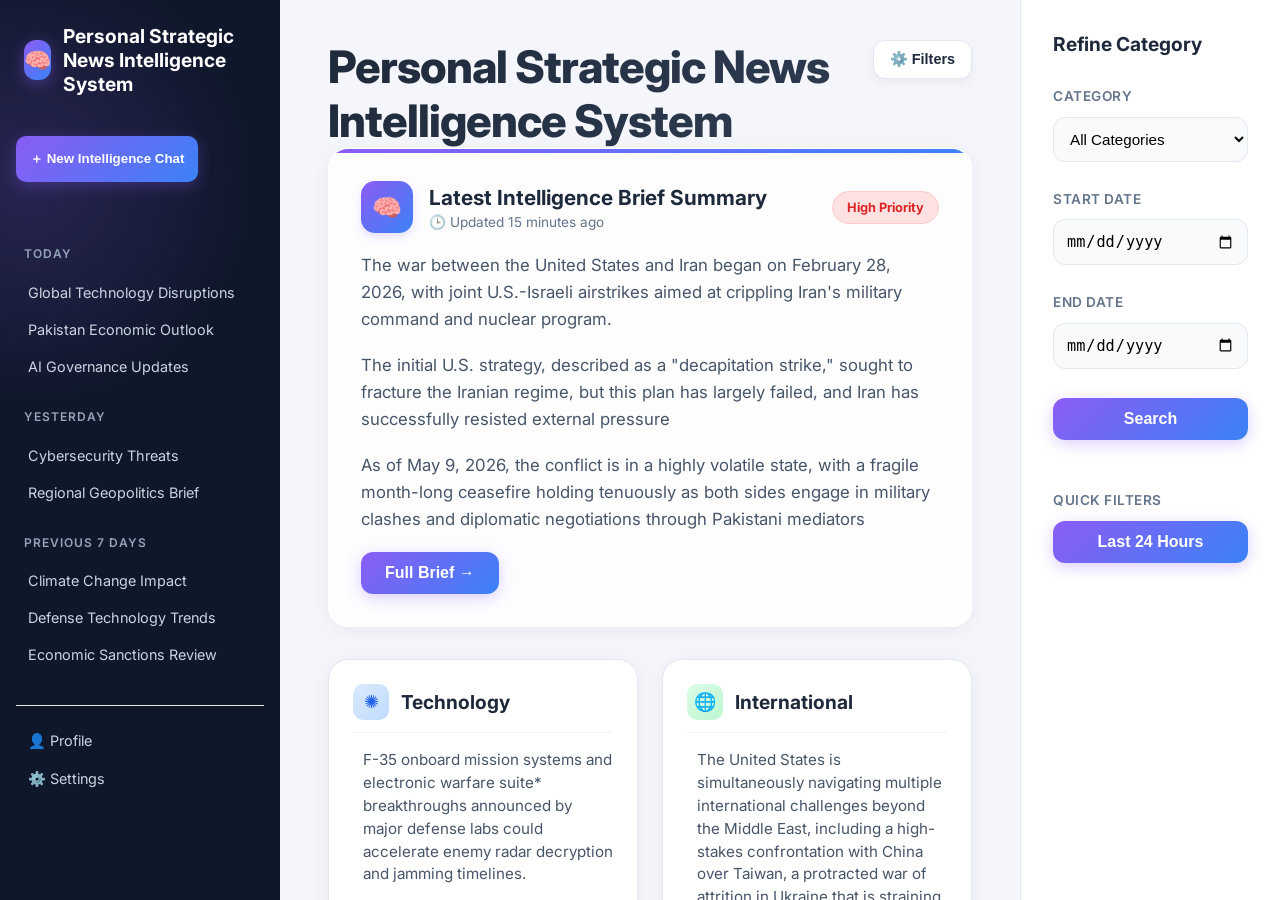
<file: index.html>
<!DOCTYPE html>
<html lang="en">
<head>
  <meta charset="UTF-8" />
  <meta name="viewport" content="width=device-width, initial-scale=1.0" />
  <title>Strategic Intelligence Dashboard</title>
  <link rel="preconnect" href="https://fonts.googleapis.com">
  <link rel="preconnect" href="https://fonts.gstatic.com" crossorigin>
  <link href="https://fonts.googleapis.com/css2?family=Inter:wght@400;500;600;700;800&display=swap" rel="stylesheet">
    <link rel="stylesheet" href="test.css">
 <script src="fyp.js"></script>
</head>
<body>

  <div class="app">

        <aside class="sidebar">
      <div>
        <div class="logo">
          <div class="logo-icon">🧠</div>
          <h2>Personal Strategic News Intelligence System</h2>
        </div>
    <a href="new_chat.html">
        <button class="new-chat">＋ New Intelligence Chat</button>
        </a>
        <div class="section-title">Today</div>
        <div class="chat-item">Global Technology Disruptions</div>
        <div class="chat-item">Pakistan Economic Outlook</div>
        <div class="chat-item">AI Governance Updates</div>

        <div class="section-title">Yesterday</div>
        <div class="chat-item">Cybersecurity Threats</div>
        <div class="chat-item">Regional Geopolitics Brief</div>

        <div class="section-title">Previous 7 Days</div>
        <div class="chat-item">Climate Change Impact</div>
        <div class="chat-item">Defense Technology Trends</div>
        <div class="chat-item">Economic Sanctions Review</div>

        <div style="margin-top: 2rem; border-top: 1px solid #e5e5e5; padding-top: 1rem;">
          <a href="profile.html" style="text-decoration:none; color:inherit;">
            <div class="chat-item1">👤 Profile</div>
          </a>
          <a href="setting.html" style="text-decoration:none; color:inherit;">
            <div class="chat-item1">⚙️ Settings</div>
          </a>
        </div>
      </div>
    </aside>

    <div class="main-wrapper">

      <main class="main-content">

        

        <h1 class="page-title">Personal Strategic News Intelligence System</h1>

        <section class="summary-card">

          <div class="summary-header">
            <div class="summary-left">
              <div class="summary-icon">🧠</div>

              <div>
                <h3>Latest Intelligence Brief Summary</h3>
                <div class="summary-meta">🕒 Updated 15 minutes ago</div>
              </div>
            </div>

            <div class="priority">High Priority</div>
          </div>

          <p>
          The war between the United States and Iran began on February 28, 2026, with joint U.S.-Israeli airstrikes aimed at crippling Iran's military command and nuclear program.
          </p>

          <p>
            The initial U.S. strategy, described as a "decapitation strike," sought to fracture the Iranian regime, but this plan has largely failed, and Iran has successfully resisted external pressure 
          </p>

          <p>
            As of May 9, 2026, the conflict is in a highly volatile state, with a fragile month-long ceasefire holding tenuously as both sides engage in military clashes and diplomatic negotiations through Pakistani mediators
          </p>
              <a href="fullbreif.html">
            <button class="btn1 btn-green1"> Full Brief →</button>
            </a>

        </section>

        <section class="cards-grid">

          <div class="intel-card">
            <div class="intel-top">
              <div class="intel-icon blue">✺</div>
              <h4>Technology</h4>
            </div>

            <div class="intel-list">
              <div class="intel-item">
                <div class="dot" style="color:#2563eb"></div>
                <span>F-35 onboard mission systems and electronic warfare suite* breakthroughs announced by major defense labs could accelerate enemy radar decryption and jamming timelines.</span>
              </div>

              <div class="intel-item">
                <div class="dot" style="color:#2563eb"></div>
                <span>F-35 autonomic logistics information system (ALIS) and next-generation ODIN* report unprecedented surge in combat data processing amid digital transformation of stealth fleet operations</span>
              </div>

              <div class="intel-item">
                <div class="dot" style="color:#2563eb"></div>
                <span> Adversary near-peer stealth fighters leverage novel AI-driven electronic attack vectors targeting F-35 sensor fusion and distributed aperture system (DAS).</span>
              </div>
            </div>
            <a href="technolgy.html">
            <button class="btn btn-blue">View Technology Brief →</button>
            </a>
          </div>
         
          <div class="intel-card">
            <div class="intel-top">
              <div class="intel-icon green">🌐</div>
              <h4>International</h4>
            </div>

            <div class="intel-list">
              <div class="intel-item">
                <div class="dot" style="color:#16a34a"></div>
                <span>The United States is simultaneously navigating multiple international challenges beyond the Middle East, including a high-stakes confrontation with China over Taiwan, a protracted war of attrition in Ukraine that is straining NATO unity, and growing concerns about North Korea's advancing missile capabilities.</span>
              </div>

              <div class="intel-item">
                <div class="dot" style="color:#16a34a"></div>
                <span>Meanwhile, global institutions like the United Nations are struggling to maintain relevance as great power rivalries paralyze decision-making</span>
              </div>

              <div class="intel-item">
                <div class="dot" style="color:#16a34a"></div>
                <span>These overlapping crises are forcing Washington to make difficult strategic choices about where to allocate limited military and diplomatic resources</span>
              </div>
            </div>
                <a href="international.html">
            <button class="btn btn-green">View International Brief →</button>
            </a>
          </div>
         
        </section>

        <!-- New Toggle Button for the Right Panel -->
  <button class="toggle-panel-btn" onclick="toggleRightPanel()">
      ⚙️ Filters
  </button>

  
  
  <!-- ... (Your Summary Card and Grid code goes here) ... -->

  <div class="question-box" style="position: relative;"> 
    <input type="text" placeholder="Ask Strategic Intelligence Question..."> 
    <button class="send-btn">➤</button> 
  </div>


      </main>

      <aside class="right-panel" id="rightPanel" >
        <h3>Refine Category</h3>

        <div class="filter-group">
          <label>Category</label>
          <select>
            <option>All Categories</option>
            <option>Technology</option>
            <option>International</option>
            <option>Cybersecurity</option>
            <option>View Trends</option>
          </select>
        </div>

        <div class="filter-group">

        <label>Start Date</label>

        <input type="date" class="date-input">

        </div>

        <div class="filter-group">

        <label>End Date</label>

        <input type="date" class="date-input">

        </div>

          <button class="quick-filter">Search</button>
        <br></br>
        
        <div class="filter-group">
          <label>Quick Filters</label>
          <button class="quick-filter">Last 24 Hours</button>
        </div>

        

      </aside>

    </div>

  </div>
  


</body>
</html>
</file>
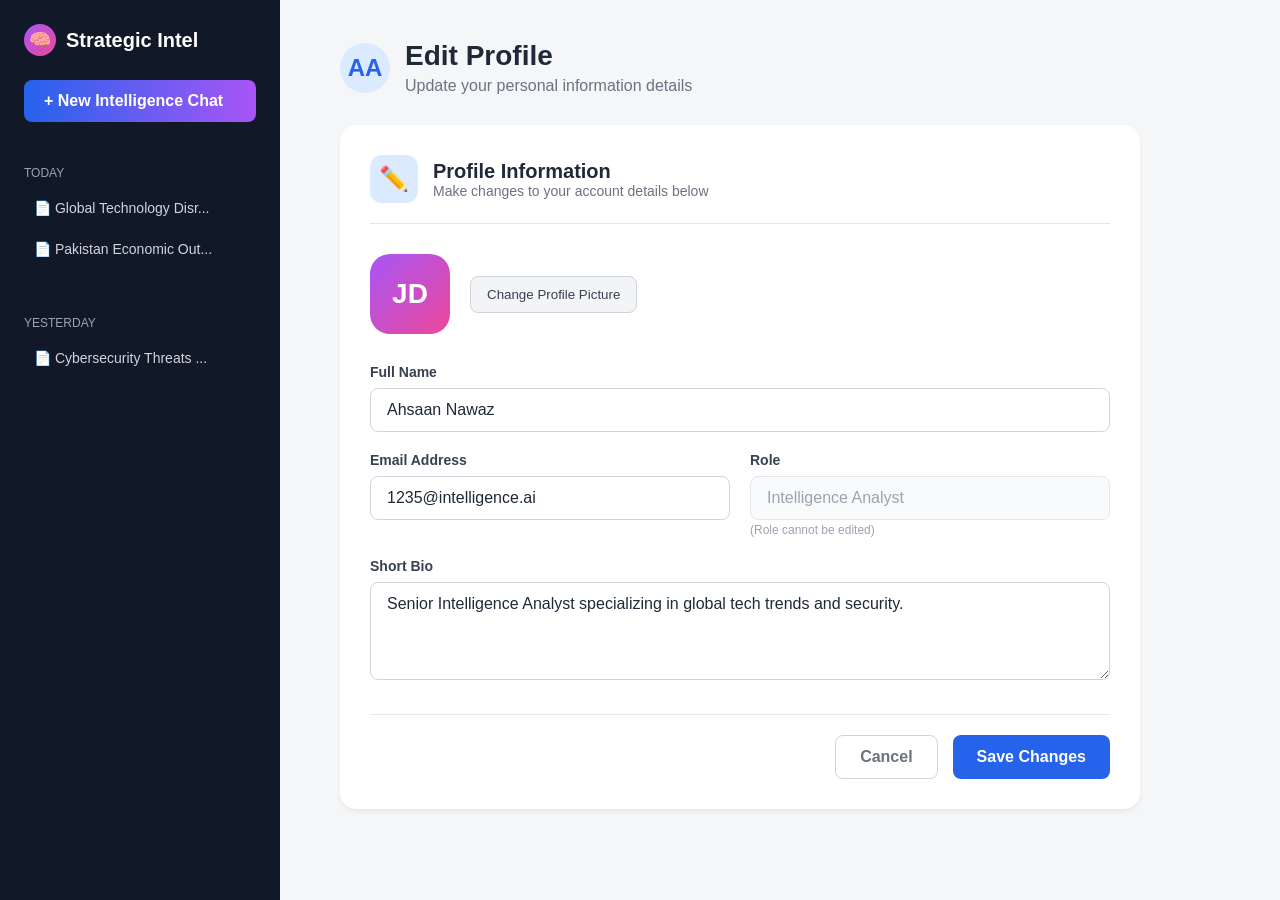
<file: edit_profile.html>
<!DOCTYPE html>
<html lang="en">
<head>
    <meta charset="UTF-8">
    <meta name="viewport" content="width=device-width, initial-scale=1.0">
    <title>Edit Profile - Strategic Intel</title>
    <style>
        /* --- General Reset & Font --- */
        * {
            margin: 0;
            padding: 0;
            box-sizing: border-box;
            font-family: 'Segoe UI', Tahoma, Geneva, Verdana, sans-serif;
        }

        body {
            background-color: #f4f6f8;
            display: flex;
            height: 100vh;
            overflow: hidden;
        }

        /* --- Sidebar (Dark Theme) --- */
        .sidebar {
            width: 280px;
            background-color: #111827; /* Dark Navy/Black */
            color: white;
            padding: 24px;
            display: flex;
            flex-direction: column;
            gap: 24px;
        }

        .brand {
            display: flex;
            align-items: center;
            gap: 10px;
            font-size: 20px;
            font-weight: 600;
        }

        .brand-logo {
            width: 32px;
            height: 32px;
            background: linear-gradient(135deg, #a855f7, #ec4899);
            border-radius: 50%;
            display: flex;
            align-items: center;
            justify-content: center;
            font-size: 18px;
        }

        .new-chat-btn {
            background: linear-gradient(90deg, #2563eb, #a855f7);
            border: none;
            color: white;
            padding: 12px;
            border-radius: 8px;
            cursor: pointer;
            font-size: 16px;
            font-weight: 600;
            width: 100%;
            text-align: left;
            padding-left: 20px;
        }

        .sidebar-section {
            margin-top: 20px;
        }

        .sidebar-title {
            font-size: 12px;
            color: #9ca3af;
            margin-bottom: 10px;
            text-transform: uppercase;
        }

        .sidebar-item {
            display: flex;
            align-items: center;
            gap: 10px;
            color: #d1d5db;
            padding: 10px;
            border-radius: 6px;
            cursor: pointer;
            margin-bottom: 5px;
            font-size: 14px;
        }

        .sidebar-item:hover {
            background-color: #1f2937;
        }

        /* --- Main Content Area --- */
        .main-content {
            flex: 1;
            padding: 40px 60px;
            overflow-y: auto;
        }

        .page-header {
            margin-bottom: 30px;
            display: flex;
            align-items: center;
            gap: 15px;
        }

        .header-icon {
            width: 50px;
            height: 50px;
            background-color: #dbeafe;
            color: #2563eb;
            border-radius: 50%;
            display: flex;
            align-items: center;
            justify-content: center;
            font-size: 24px;
            font-weight: bold;
        }

        .page-header h1 {
            font-size: 28px;
            color: #1f2937;
            margin-bottom: 5px;
        }

        .page-header p {
            color: #6b7280;
            font-size: 16px;
        }

        /* --- Edit Profile Card --- */
        .card {
            background-color: white;
            border-radius: 16px;
            padding: 30px;
            box-shadow: 0 4px 6px -1px rgba(0, 0, 0, 0.05), 0 2px 4px -1px rgba(0, 0, 0, 0.03);
            max-width: 800px;
        }

        .card-header {
            display: flex;
            align-items: center;
            gap: 15px;
            margin-bottom: 30px;
            padding-bottom: 20px;
            border-bottom: 1px solid #e5e7eb;
        }

        .card-header-icon {
            width: 48px;
            height: 48px;
            border-radius: 12px;
            background-color: #dbeafe;
            color: #2563eb;
            display: flex;
            align-items: center;
            justify-content: center;
            font-size: 24px;
        }

        .card-header h2 {
            font-size: 20px;
            color: #1f2937;
        }

        .card-header p {
            color: #6b7280;
            font-size: 14px;
        }

        /* --- Form Layout --- */
        .avatar-section {
            display: flex;
            align-items: center;
            gap: 20px;
            margin-bottom: 30px;
        }

        .avatar-large {
            width: 80px;
            height: 80px;
            background: linear-gradient(135deg, #a855f7, #ec4899);
            color: white;
            border-radius: 20px;
            display: flex;
            align-items: center;
            justify-content: center;
            font-size: 28px;
            font-weight: 700;
        }

        .change-avatar-btn {
            background-color: #f3f4f6;
            border: 1px solid #d1d5db;
            padding: 10px 16px;
            border-radius: 8px;
            color: #374151;
            font-weight: 500;
            cursor: pointer;
            transition: 0.2s;
        }
        
        .change-avatar-btn:hover {
            background-color: #e5e7eb;
        }

        .form-group {
            margin-bottom: 20px;
        }

        .form-group label {
            display: block;
            margin-bottom: 8px;
            color: #374151;
            font-weight: 600;
            font-size: 14px;
        }

        .form-row {
            display: flex;
            gap: 20px;
        }

        .form-col {
            flex: 1;
        }

        input[type="text"],
        input[type="email"],
        input[type="password"],
        textarea,
        select {
            width: 100%;
            padding: 12px 16px;
            border: 1px solid #d1d5db;
            border-radius: 8px;
            font-size: 16px;
            color: #1f2937;
            background-color: white;
            outline: none;
            transition: 0.2s;
        }

        input:focus, textarea:focus, select:focus {
            border-color: #2563eb;
            box-shadow: 0 0 0 3px rgba(37, 99, 235, 0.1);
        }

        input[readonly] {
            background-color: #f9fafb;
            color: #9ca3af;
            cursor: not-allowed;
            border: 1px solid #e5e7eb;
        }

        /* --- Buttons --- */
        .form-actions {
            margin-top: 30px;
            display: flex;
            gap: 15px;
            justify-content: flex-end;
            border-top: 1px solid #e5e7eb;
            padding-top: 20px;
        }

        .btn-primary {
            background-color: #2563eb;
            color: white;
            padding: 12px 24px;
            border: none;
            border-radius: 8px;
            font-size: 16px;
            font-weight: 600;
            cursor: pointer;
            transition: 0.2s;
        }

        .btn-primary:hover {
            background-color: #1d4ed8;
        }

        .btn-secondary {
            background-color: transparent;
            color: #6b7280;
            padding: 12px 24px;
            border: 1px solid #d1d5db;
            border-radius: 8px;
            font-size: 16px;
            font-weight: 600;
            cursor: pointer;
            transition: 0.2s;
        }

        .btn-secondary:hover {
            background-color: #f3f4f6;
            color: #1f2937;
        }
    </style>
</head>
<body>

    <!-- Sidebar (Styling matched to image) -->
    <div class="sidebar">
        <div class="brand">
            <div class="brand-logo">🧠</div>
            <span>Strategic Intel</span>
        </div>
        
        <button class="new-chat-btn">+ New Intelligence Chat</button>

        <div class="sidebar-section">
            <div class="sidebar-title">Today</div>
            <div class="sidebar-item">📄 Global Technology Disr...</div>
            <div class="sidebar-item">📄 Pakistan Economic Out...</div>
        </div>

        <div class="sidebar-section">
            <div class="sidebar-title">Yesterday</div>
            <div class="sidebar-item">📄 Cybersecurity Threats ...</div>
        </div>
    </div>

    <!-- Main Content -->
    <div class="main-content">
        <div class="page-header">
            <div class="header-icon">AA</div>
            <div>
                <h1>Edit Profile</h1>
                <p>Update your personal information details</p>
            </div>
        </div>

        <div class="card">
            <div class="card-header">
                <div class="card-header-icon">✏️</div>
                <div>
                    <h2>Profile Information</h2>
                    <p>Make changes to your account details below</p>
                </div>
            </div>

            <form action="#" method="POST">
                <!-- Avatar Edit -->
                <div class="avatar-section">
                    <div class="avatar-large">JD</div>
                    <button type="button" class="change-avatar-btn">Change Profile Picture</button>
                </div>

                <!-- Name -->
                <div class="form-group">
                    <label for="fullName">Full Name</label>
                    <input type="text" id="fullName" name="fullName" value="Ahsaan Nawaz">
                </div>

                <!-- Email & Role (Role is readonly like in screenshot) -->
                <div class="form-row">
                    <div class="form-col">
                        <div class="form-group">
                            <label for="email">Email Address</label>
                            <input type="email" id="email" name="email" value="1235@intelligence.ai">
                        </div>
                    </div>
                    <div class="form-col">
                        <div class="form-group">
                            <label for="role">Role</label>
                            <input type="text" id="role" name="role" value="Intelligence Analyst" readonly>
                            <small style="color: #9ca3af; font-size: 12px;">(Role cannot be edited)</small>
                        </div>
                    </div>
                </div>

                <!-- Bio / Additional Info -->
                <div class="form-group">
                    <label for="bio">Short Bio</label>
                    <textarea id="bio" name="bio" rows="4" placeholder="Write a short description about yourself...">Senior Intelligence Analyst specializing in global tech trends and security.</textarea>
                </div>

                <!-- Actions -->
                <div class="form-actions">
                    <!-- This button takes you back to settings.html -->
                    <button type="button" class="btn-secondary" onclick="window.location.href='setting.html'">Cancel</button>
                    <button type="submit" class="btn-primary">Save Changes</button>
                </div>
            </form>
        </div>
    </div>

</body>
</html>
</file>
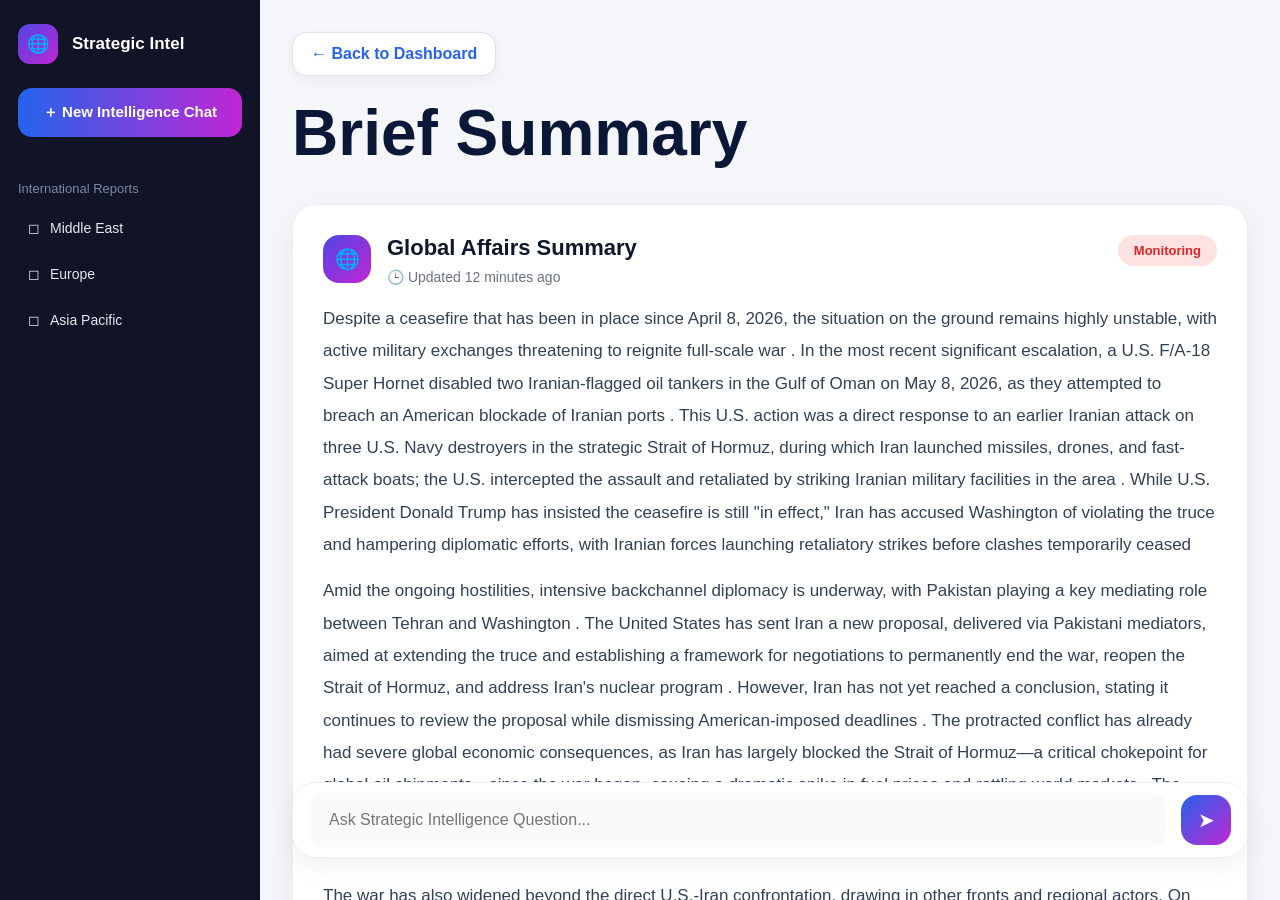
<file: fullbreif.html>
<!DOCTYPE html>
<html lang="en">
<head>
  <meta charset="UTF-8">
  <meta name="viewport" content="width=device-width, initial-scale=1.0">

  <title>International Brief</title>

  <link rel="stylesheet" href="fyp.css">
</head>

<body>

<div class="app">

  <!-- SAME SIDEBAR -->
  <aside class="sidebar">

    <div>

      <div class="logo">
        <div class="logo-icon">🌐</div>
        <h2>Strategic Intel</h2>
      </div>

      <button class="new-chat">＋ New Intelligence Chat</button>

      <div class="section-title">International Reports</div>
      
      <div class="chat-item">
        <span>◻</span>
        <span>Middle East</span>
      </div>

      <div class="chat-item">
        <span>◻</span>
        <span>Europe</span>
      </div>

      <div class="chat-item">
        <span>◻</span>
        <span>Asia Pacific</span>
      </div>

    </div>

  </aside>

  <!-- MAIN -->
  <div class="main-wrapper">

    <main class="main-content">
        <div class="back-btn-box">
   <a href="fyp.html" class="back-btn">← Back to Dashboard</a>
</div>

      <h1 class="page-title">
         Brief Summary
      </h1>

      <section class="summary-card">

        <div class="summary-header">

          <div class="summary-left">

            <div class="summary-icon">🌐</div>

            <div>
              <h3>Global Affairs Summary</h3>

              <div class="summary-meta">
                🕒 Updated 12 minutes ago
              </div>
            </div>

          </div>

          <div class="priority">
            Monitoring
          </div>

        </div>

        <p>
         Despite a ceasefire that has been in place since April 8, 2026, the situation on the ground remains highly unstable, with active military exchanges threatening to reignite full-scale war . In the most recent significant escalation, a U.S. F/A-18 Super Hornet disabled two Iranian-flagged oil tankers in the Gulf of Oman on May 8, 2026, as they attempted to breach an American blockade of Iranian ports . This U.S. action was a direct response to an earlier Iranian attack on three U.S. Navy destroyers in the strategic Strait of Hormuz, during which Iran launched missiles, drones, and fast-attack boats; the U.S. intercepted the assault and retaliated by striking Iranian military facilities in the area . While U.S. President Donald Trump has insisted the ceasefire is still "in effect," Iran has accused Washington of violating the truce and hampering diplomatic efforts, with Iranian forces launching retaliatory strikes before clashes temporarily ceased 
        </p>

        <p>
        Amid the ongoing hostilities, intensive backchannel diplomacy is underway, with Pakistan playing a key mediating role between Tehran and Washington . The United States has sent Iran a new proposal, delivered via Pakistani mediators, aimed at extending the truce and establishing a framework for negotiations to permanently end the war, reopen the Strait of Hormuz, and address Iran's nuclear program . However, Iran has not yet reached a conclusion, stating it continues to review the proposal while dismissing American-imposed deadlines . The protracted conflict has already had severe global economic consequences, as Iran has largely blocked the Strait of Hormuz—a critical chokepoint for global oil shipments—since the war began, causing a dramatic spike in fuel prices and rattling world markets . The U.S. has imposed its own blockade of Iranian ports, and experts warn that if the strait remains closed, oil prices could surge beyond $167 per barrel, potentially triggering a global recession 
        </p>

        <p>
         The war has also widened beyond the direct U.S.-Iran confrontation, drawing in other fronts and regional actors. On the separate Lebanon front, Iran-backed Hezbollah has launched missiles and drones at Israeli military bases in retaliation for Israeli strikes on Beirut and southern Lebanon, where Lebanese authorities reported multiple civilian casualties . Additionally, the United Arab Emirates has confirmed intercepting missile and drone attacks believed to have originated from Iran, highlighting the growing danger to civilians across the Gulf region . Strategically, the U.S. now faces significant challenges as the war has not gone according to plan; intelligence reports indicate that Iran was not actively developing a nuclear weapon before the conflict began, and the U.S.-Israeli decapitation strategy failed to fracture the regime . Analysts suggest the likely endgame may involve an American retreat, leaving Iran with operational control over the Strait of Hormuz and a significantly enhanced deterrent posture, while the U.S. long-term military presence in the Gulf could be substantially reduced
        </p>

      </section>
      
        <div class="question-box">
          <input type="text" placeholder="Ask Strategic Intelligence Question...">
          <button class="send-btn">➤</button>
        </div>
    </main>

    <!-- SAME RIGHT -->
  

  </div>

</div>

</body>
</html>
</file>
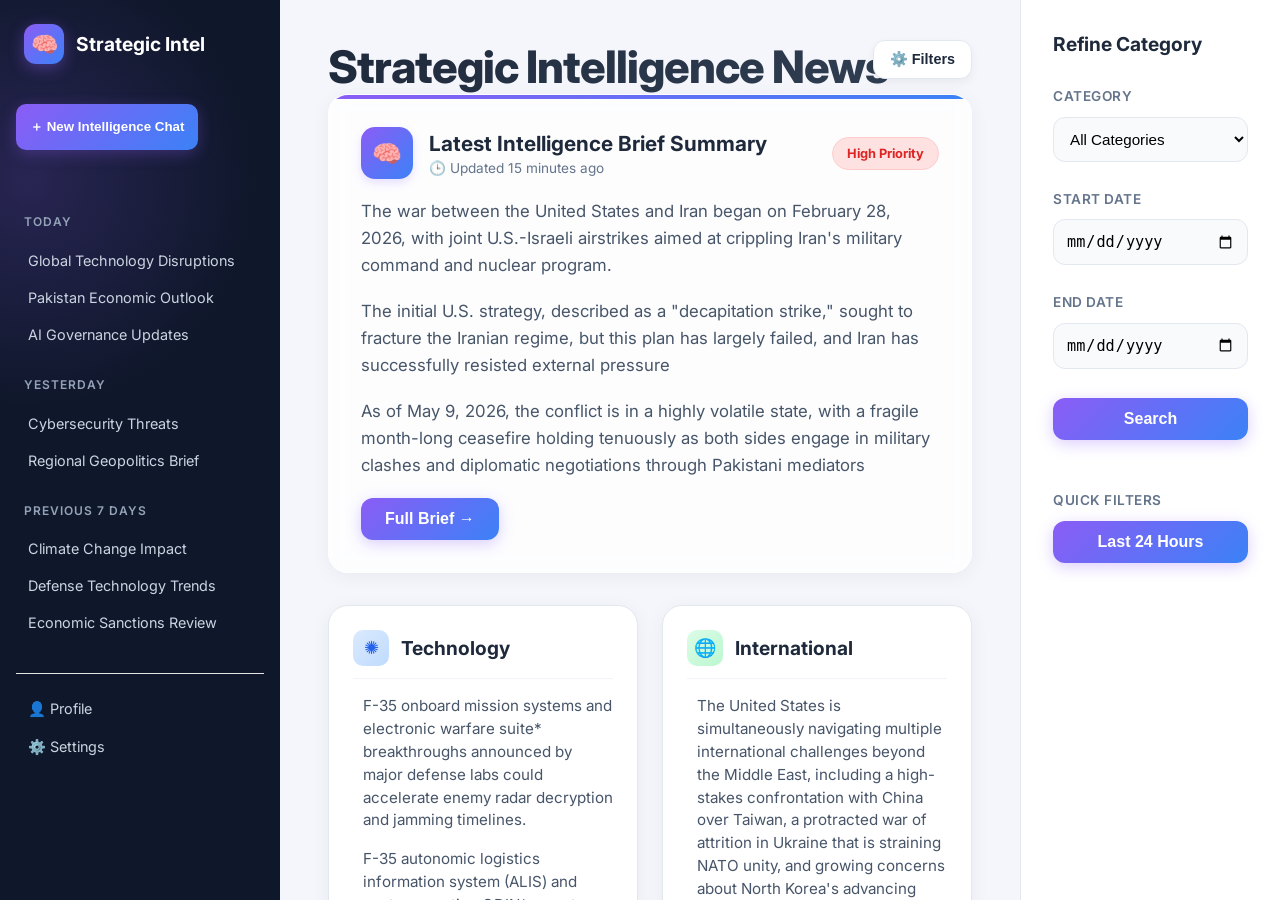
<file: fyp.html>
<!DOCTYPE html>
<html lang="en">
<head>
  <meta charset="UTF-8" />
  <meta name="viewport" content="width=device-width, initial-scale=1.0" />
  <title>Strategic Intelligence Dashboard</title>
  <link rel="preconnect" href="https://fonts.googleapis.com">
  <link rel="preconnect" href="https://fonts.gstatic.com" crossorigin>
  <link href="https://fonts.googleapis.com/css2?family=Inter:wght@400;500;600;700;800&display=swap" rel="stylesheet">
    <link rel="stylesheet" href="test.css">
 <script src="fyp.js"></script>
</head>
<body>

  <div class="app">

        <aside class="sidebar">
      <div>
        <div class="logo">
          <div class="logo-icon">🧠</div>
          <h2>Strategic Intel</h2>
        </div>
    <a href="new_chat.html">
        <button class="new-chat">＋ New Intelligence Chat</button>
        </a>
        <div class="section-title">Today</div>
        <div class="chat-item">Global Technology Disruptions</div>
        <div class="chat-item">Pakistan Economic Outlook</div>
        <div class="chat-item">AI Governance Updates</div>

        <div class="section-title">Yesterday</div>
        <div class="chat-item">Cybersecurity Threats</div>
        <div class="chat-item">Regional Geopolitics Brief</div>

        <div class="section-title">Previous 7 Days</div>
        <div class="chat-item">Climate Change Impact</div>
        <div class="chat-item">Defense Technology Trends</div>
        <div class="chat-item">Economic Sanctions Review</div>

        <div style="margin-top: 2rem; border-top: 1px solid #e5e5e5; padding-top: 1rem;">
          <a href="profile.html" style="text-decoration:none; color:inherit;">
            <div class="chat-item1">👤 Profile</div>
          </a>
          <a href="setting.html" style="text-decoration:none; color:inherit;">
            <div class="chat-item1">⚙️ Settings</div>
          </a>
        </div>
      </div>
    </aside>

    <div class="main-wrapper">

      <main class="main-content">

        

        <h1 class="page-title">Strategic Intelligence News</h1>

        <section class="summary-card">

          <div class="summary-header">
            <div class="summary-left">
              <div class="summary-icon">🧠</div>

              <div>
                <h3>Latest Intelligence Brief Summary</h3>
                <div class="summary-meta">🕒 Updated 15 minutes ago</div>
              </div>
            </div>

            <div class="priority">High Priority</div>
          </div>

          <p>
          The war between the United States and Iran began on February 28, 2026, with joint U.S.-Israeli airstrikes aimed at crippling Iran's military command and nuclear program.
          </p>

          <p>
            The initial U.S. strategy, described as a "decapitation strike," sought to fracture the Iranian regime, but this plan has largely failed, and Iran has successfully resisted external pressure 
          </p>

          <p>
            As of May 9, 2026, the conflict is in a highly volatile state, with a fragile month-long ceasefire holding tenuously as both sides engage in military clashes and diplomatic negotiations through Pakistani mediators
          </p>
              <a href="fullbreif.html">
            <button class="btn1 btn-green1"> Full Brief →</button>
            </a>

        </section>

        <section class="cards-grid">

          <div class="intel-card">
            <div class="intel-top">
              <div class="intel-icon blue">✺</div>
              <h4>Technology</h4>
            </div>

            <div class="intel-list">
              <div class="intel-item">
                <div class="dot" style="color:#2563eb"></div>
                <span>F-35 onboard mission systems and electronic warfare suite* breakthroughs announced by major defense labs could accelerate enemy radar decryption and jamming timelines.</span>
              </div>

              <div class="intel-item">
                <div class="dot" style="color:#2563eb"></div>
                <span>F-35 autonomic logistics information system (ALIS) and next-generation ODIN* report unprecedented surge in combat data processing amid digital transformation of stealth fleet operations</span>
              </div>

              <div class="intel-item">
                <div class="dot" style="color:#2563eb"></div>
                <span> Adversary near-peer stealth fighters leverage novel AI-driven electronic attack vectors targeting F-35 sensor fusion and distributed aperture system (DAS).</span>
              </div>
            </div>
            <a href="technolgy.html">
            <button class="btn btn-blue">View Technology Brief →</button>
            </a>
          </div>
         
          <div class="intel-card">
            <div class="intel-top">
              <div class="intel-icon green">🌐</div>
              <h4>International</h4>
            </div>

            <div class="intel-list">
              <div class="intel-item">
                <div class="dot" style="color:#16a34a"></div>
                <span>The United States is simultaneously navigating multiple international challenges beyond the Middle East, including a high-stakes confrontation with China over Taiwan, a protracted war of attrition in Ukraine that is straining NATO unity, and growing concerns about North Korea's advancing missile capabilities.</span>
              </div>

              <div class="intel-item">
                <div class="dot" style="color:#16a34a"></div>
                <span>Meanwhile, global institutions like the United Nations are struggling to maintain relevance as great power rivalries paralyze decision-making</span>
              </div>

              <div class="intel-item">
                <div class="dot" style="color:#16a34a"></div>
                <span>These overlapping crises are forcing Washington to make difficult strategic choices about where to allocate limited military and diplomatic resources</span>
              </div>
            </div>
                <a href="international.html">
            <button class="btn btn-green">View International Brief →</button>
            </a>
          </div>
         
        </section>

        <!-- New Toggle Button for the Right Panel -->
  <button class="toggle-panel-btn" onclick="toggleRightPanel()">
      ⚙️ Filters
  </button>

  
  
  <!-- ... (Your Summary Card and Grid code goes here) ... -->

  <div class="question-box" style="position: relative;"> 
    <input type="text" placeholder="Ask Strategic Intelligence Question..."> 
    <button class="send-btn">➤</button> 
  </div>


      </main>

      <aside class="right-panel" id="rightPanel" >
        <h3>Refine Category</h3>

        <div class="filter-group">
          <label>Category</label>
          <select>
            <option>All Categories</option>
            <option>Technology</option>
            <option>International</option>
            <option>Cybersecurity</option>
            <option>View Trends</option>
          </select>
        </div>

        <div class="filter-group">

        <label>Start Date</label>

        <input type="date" class="date-input">

        </div>

        <div class="filter-group">

        <label>End Date</label>

        <input type="date" class="date-input">

        </div>

          <button class="quick-filter">Search</button>
        <br></br>
        
        <div class="filter-group">
          <label>Quick Filters</label>
          <button class="quick-filter">Last 24 Hours</button>
        </div>

        

      </aside>

    </div>

  </div>
  


</body>
</html>
</file>
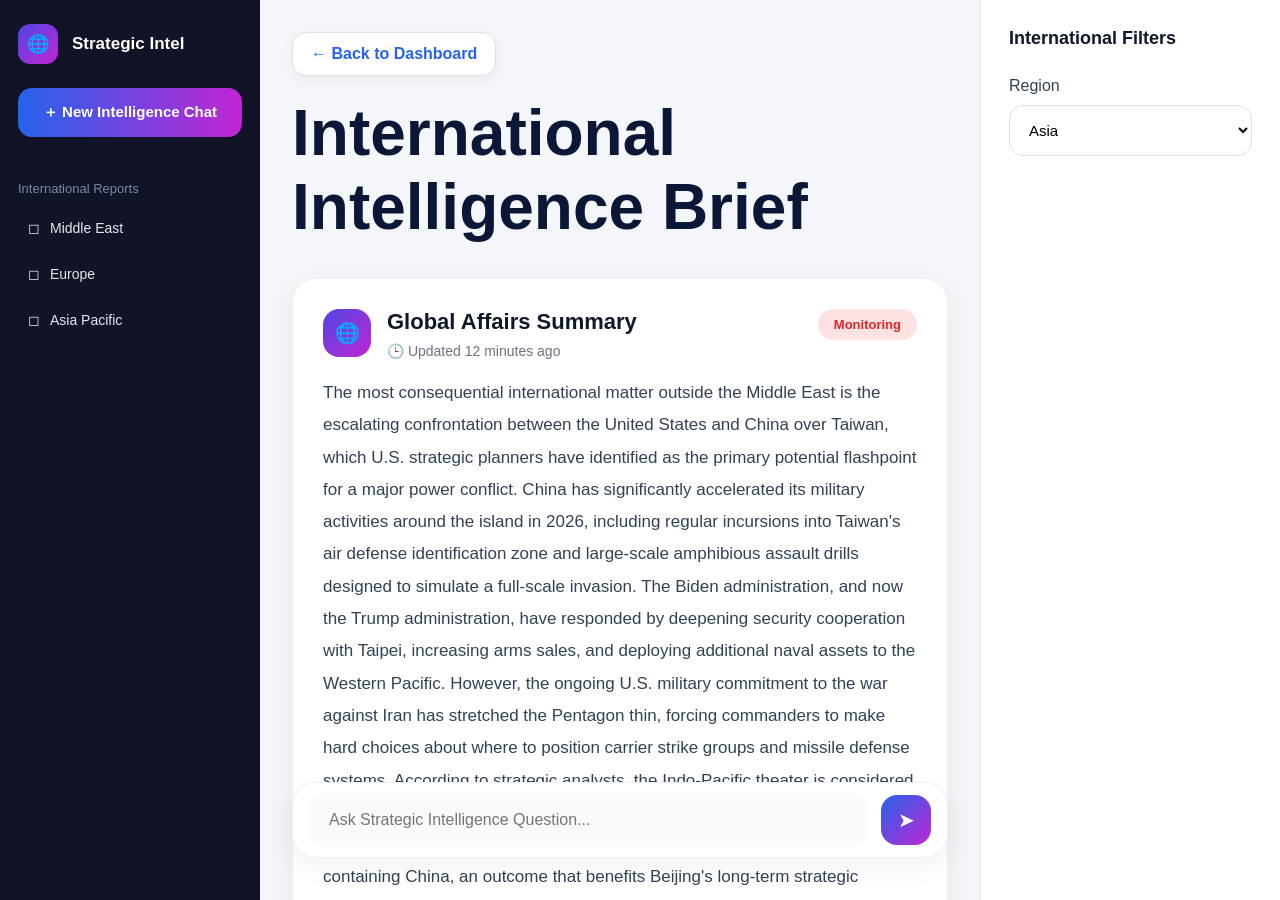
<file: international.html>
<!DOCTYPE html>
<html lang="en">
<head>
  <meta charset="UTF-8">
  <meta name="viewport" content="width=device-width, initial-scale=1.0">

  <title>International Brief</title>

  <link rel="stylesheet" href="fyp.css">
</head>

<body>

<div class="app">

  <!-- SAME SIDEBAR -->
  <aside class="sidebar">

    <div>

      <div class="logo">
        <div class="logo-icon">🌐</div>
        <h2>Strategic Intel</h2>
      </div>

      <button class="new-chat">＋ New Intelligence Chat</button>

      <div class="section-title">International Reports</div>

      <div class="chat-item">
        <span>◻</span>
        <span>Middle East</span>
      </div>

      <div class="chat-item">
        <span>◻</span>
        <span>Europe</span>
      </div>

      <div class="chat-item">
        <span>◻</span>
        <span>Asia Pacific</span>
      </div>

    </div>

  </aside>

  <!-- MAIN -->
  <div class="main-wrapper">

    <main class="main-content">
        <div class="back-btn-box">
   <a href="fyp.html" class="back-btn">← Back to Dashboard</a>
</div>

      <h1 class="page-title">
        International Intelligence Brief
      </h1>

      <section class="summary-card">

        <div class="summary-header">

          <div class="summary-left">

            <div class="summary-icon">🌐</div>

            <div>
              <h3>Global Affairs Summary</h3>

              <div class="summary-meta">
                🕒 Updated 12 minutes ago
              </div>
            </div>

          </div>

          <div class="priority">
            Monitoring
          </div>

        </div>

        <p>
          The most consequential international matter outside the Middle East is the escalating confrontation between the United States and China over Taiwan, which U.S. strategic planners have identified as the primary potential flashpoint for a major power conflict. China has significantly accelerated its military activities around the island in 2026, including regular incursions into Taiwan's air defense identification zone and large-scale amphibious assault drills designed to simulate a full-scale invasion. The Biden administration, and now the Trump administration, have responded by deepening security cooperation with Taipei, increasing arms sales, and deploying additional naval assets to the Western Pacific. However, the ongoing U.S. military commitment to the war against Iran has stretched the Pentagon thin, forcing commanders to make hard choices about where to position carrier strike groups and missile defense systems. According to strategic analysts, the Indo-Pacific theater is considered one of the two "main theaters" that will decide America's future global standing, yet the Middle East conflict continues to divert critical resources away from containing China, an outcome that benefits Beijing's long-term strategic ambitions
        </p>

        <p>
          The war in Ukraine, now in its third year, has settled into a grinding stalemate that continues to test Western unity and resolve. While Ukraine has managed to hold its defensive lines following the massive military aid packages of 2024 and 2025, Russian forces have adapted their tactics and continue to make incremental gains in the Donbas region. European NATO members are increasingly divided over how to proceed, with countries like Poland and the Baltic states pushing for a more aggressive posture including potential Western troop deployments, while Germany and France advocate for renewed diplomatic engagement with Moscow despite the lack of progress. The United States remains Ukraine's largest military backer, but the strain of fighting two simultaneous conflicts in Europe and the Middle East has exposed the limits of American military production capacity. Critical munitions such as artillery shells and air defense interceptors are being split between Ukrainian and Israeli forces, raising concerns about whether either theater has sufficient supplies to sustain operations indefinitely
        </p>

        <p>
        On the Korean Peninsula, North Korean leader Kim Jong Un has seized upon global distractions to accelerate his regime's weapons development programs. In recent months, Pyongyang has conducted several tests of intercontinental ballistic missiles capable of reaching the continental United States, along with a reported seventh nuclear test that would mark a significant expansion of the country's atomic arsenal. North Korea has also strengthened its military cooperation with Russia, reportedly trading artillery shells and ballistic missiles for advanced submarine and satellite technology. The United States maintains approximately 28,500 troops in South Korea, and any conflict on the peninsula would quickly draw in Japan as well, creating a third major theater of operations for an already overstretched American military. Strategic analysts have warned that North Korea represents a "secondary theater" that could rapidly escalate into a system-transforming war if miscalculations occur on either side. The Trump administration has attempted to restart diplomatic engagement with Pyongyang, but North Korean officials have shown little interest in talks without significant preconditions, including the removal of international sanctions and a formal end to the Korean War
        </p>

      </section>
      
        <div class="question-box">
          <input type="text" placeholder="Ask Strategic Intelligence Question...">
          <button class="send-btn">➤</button>
        </div>
    </main>

    <!-- SAME RIGHT -->
    <aside class="right-panel">

      <h3>International Filters</h3>

      <div class="filter-group">

        <label>Region</label>

        <select>
          <option>Asia</option>
          <option>Europe</option>
          <option>Middle East</option>
        </select>

      </div>

    </aside>

  </div>

</div>

</body>
</html>
</file>
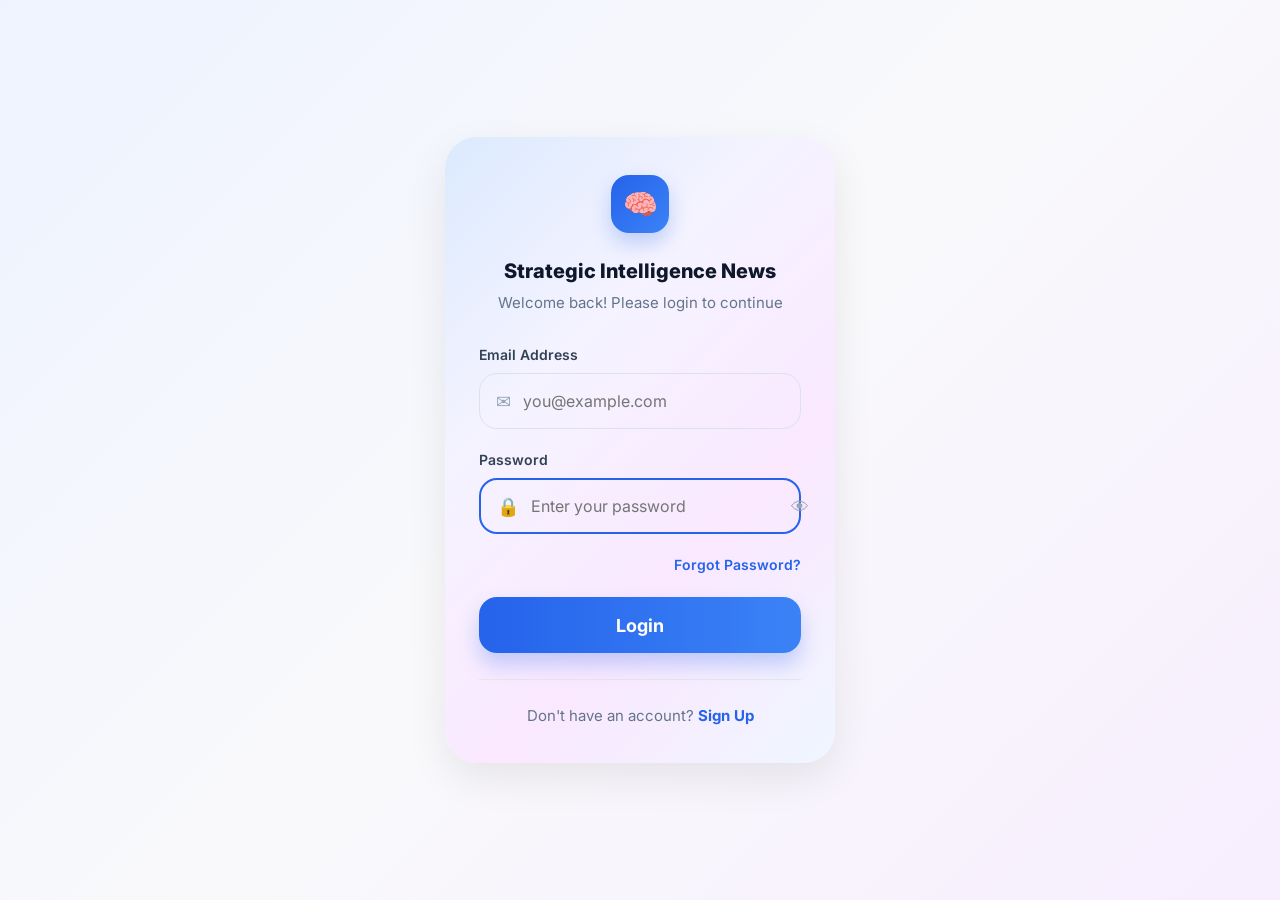
<file: login&sigup.html>
<!DOCTYPE html>
<html lang="en">
<head>
  <meta charset="UTF-8" />
  <meta name="viewport" content="width=device-width, initial-scale=1.0"/>
  <title>Strategic Intelligence Login</title>

  <link rel="preconnect" href="https://fonts.googleapis.com">
  <link rel="preconnect" href="https://fonts.gstatic.com" crossorigin>

  <link href="https://fonts.googleapis.com/css2?family=Inter:wght@400;500;600;700;800&display=swap" rel="stylesheet">

  <link rel="stylesheet" href="login&sigup.css">
</head>

<body>

  <div class="auth-container">

    <!-- LOGIN FORM -->

    <div class="auth-card" id="loginForm">

      <div class="logo-box">
        🧠
      </div>

      <h1>
        Strategic Intelligence News
      </h1>

      <p class="subtitle">
        Welcome back! Please login to continue
      </p>

      <!-- EMAIL -->

      <div class="input-group">

        <label>Email Address</label>

        <div class="input-box">
          <span>✉</span>

          <input type="email" placeholder="you@example.com">
        </div>

      </div>

      <!-- PASSWORD -->

      <div class="input-group">

        <label>Password</label>

        <div class="input-box active-input">

          <span>🔒</span>

          <input type="password" placeholder="Enter your password">

          <span class="eye">👁</span>

        </div>

      </div>

      <div class="forgot">
        Forgot Password?
      </div>
      <a href="fyp.html">
      <button class="auth-btn">
        Login
      </button>
      </a>
      <div class="divider"></div>

      <div class="bottom-text">
        Don't have an account?

        <span onclick="showSignup()">
          Sign Up
        </span>
      </div>

    </div>

    <!-- SIGNUP FORM -->

    <div class="auth-card hidden" id="signupForm">

      <div class="logo-box">
        🧠
      </div>

      <h1>
        Create Account
      </h1>

      <p class="subtitle">
        Join Strategic Intelligence Platform
      </p>

      <!-- NAME -->

      <div class="input-group">

        <label>Full Name</label>

        <div class="input-box">

          <span>👤</span>

          <input type="text" placeholder="Enter your name">

        </div>

      </div>

      <!-- EMAIL -->

      <div class="input-group">

        <label>Email Address</label>

        <div class="input-box">

          <span>✉</span>

          <input type="email" placeholder="you@example.com">

        </div>

      </div>

      <!-- PASSWORD -->

      <div class="input-group">

        <label>Password</label>

        <div class="input-box active-input">

          <span>🔒</span>

          <input type="password" placeholder="Create password">

          <span class="eye">👁</span>

        </div>

      </div>
      <a href="fyp.html">
      <button class="auth-btn">
        Create Account
      </button>
      </a>
      <div class="divider"></div>

      <div class="bottom-text">

        Already have an account?

        <span onclick="showLogin()">
          Login
        </span>

      </div>

    </div>

  </div>

  <script src="login&sigup.js"></script>

</body>
</html>
</file>
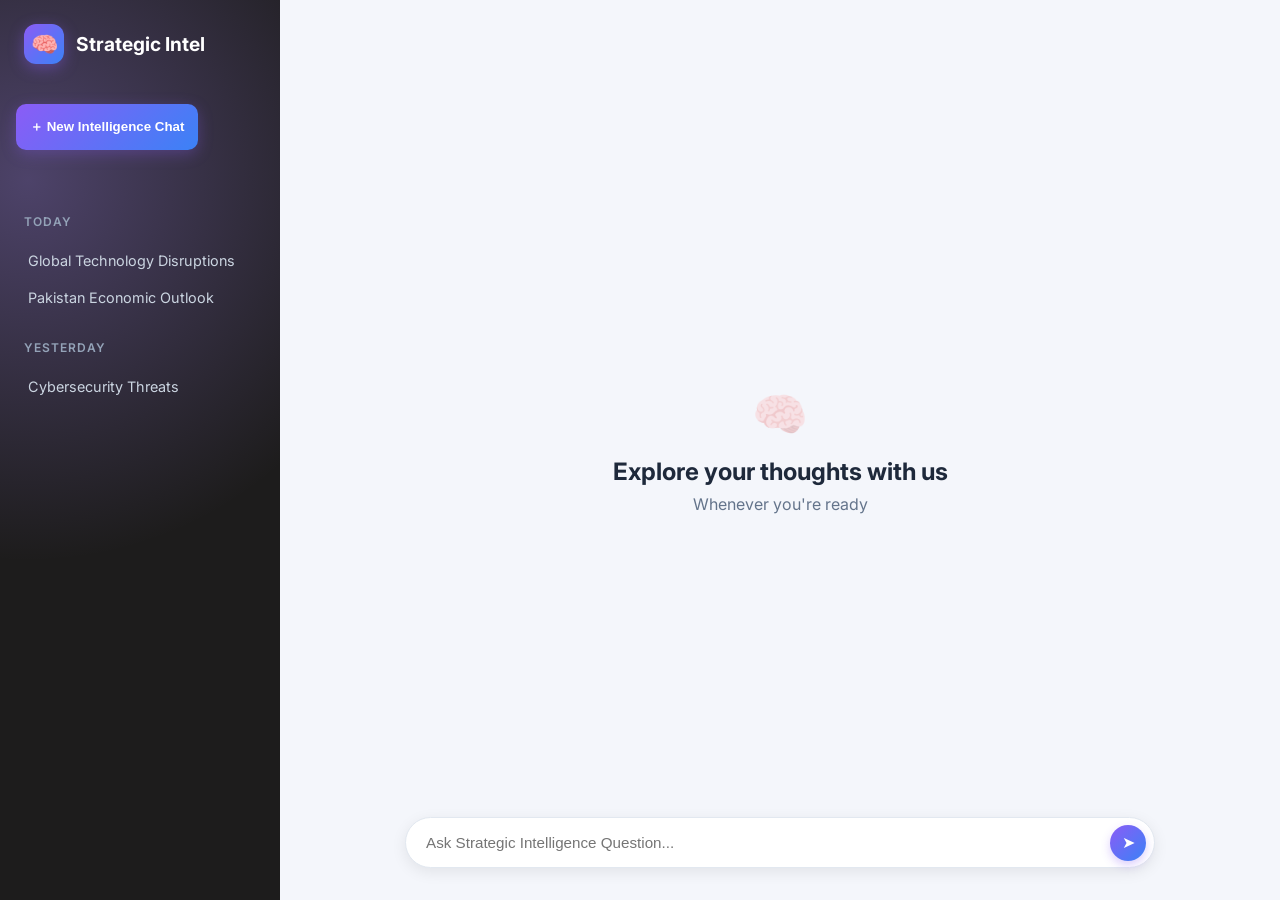
<file: new_chat.html>
<!DOCTYPE html>
<html lang="en">
<head>
  <meta charset="UTF-8" />
  <meta name="viewport" content="width=device-width, initial-scale=1.0" />
  <title>New Intelligence Chat</title>
  <link rel="preconnect" href="https://fonts.googleapis.com">
  <link rel="preconnect" href="https://fonts.gstatic.com" crossorigin>
  <link href="https://fonts.googleapis.com/css2?family=Inter:wght@400;500;600;700;800&display=swap" rel="stylesheet">
  <link rel="stylesheet" href="new_chat.css"> <!-- CSS file link -->
</head>
<body>

  <div class="app">
    <!-- Sidebar (Same as before) -->
    <aside class="sidebar">
      <div>
        <div class="logo">
          <div class="logo-icon">🧠</div>
          <h2>Strategic Intel</h2>
        </div>

        <button class="new-chat" onclick="window.location.href='new_chat.html'">＋ New Intelligence Chat</button>

        <div class="section-title">Today</div>
        <div class="chat-item">Global Technology Disruptions</div>
        <div class="chat-item">Pakistan Economic Outlook</div>

        <div class="section-title">Yesterday</div>
        <div class="chat-item">Cybersecurity Threats</div>
      </div>
    </aside>

    <!-- Main Chat Area -->
    <div class="main-wrapper">
      <main class="chat-main-content">
        
        <!-- Empty State / Watermark (Initially Visible) -->
        <div class="empty-state" id="emptyState">
          <div class="watermark-icon">🧠</div>
          <h2>Explore your thoughts with us</h2>
          <p>Whenever you're ready</p>
        </div>

        <!-- Error Message (Hidden Initially) -->
        <div class="error-msg" id="errorMsg">
          Please write something to continue 😊! 
        </div>

        <!-- Chat History Area (Messages yahan ayenge) -->
        <div class="chat-history" id="chatHistory" style="display: none;"></div>

        <!-- Input Box (Sticky at bottom) -->
        <div class="chat-input-wrapper">
          <div class="question-box" style="position: relative;">
            <input type="text" id="chatInput" placeholder="Ask Strategic Intelligence Question..." autocomplete="off">
            <button class="send-btn" onclick="handleSend()">➤</button>
          </div>
        </div>

      </main>
    </div>
  </div>

  <!-- JavaScript Logic -->
  <script>
    const input = document.getElementById('chatInput');
    const emptyState = document.getElementById('emptyState');
    const errorMsg = document.getElementById('errorMsg');
    const chatHistory = document.getElementById('chatHistory');

    // Jab user type kare, watermark chhup jaye aur error message hide ho jaye
    input.addEventListener('input', () => {
      if (input.value.trim() !== "") {
        emptyState.style.display = 'none';
        errorMsg.style.display = 'none';
      } else {
        emptyState.style.display = 'flex';
      }
    });

    // Send Function
    function handleSend() {
      const text = input.value.trim();

      if (text === "") {
        // Agar input khali hai, error dikhao
        errorMsg.style.display = 'block';
        emptyState.style.display = 'none';
      } else {
        // Agar input mein text hai, use chat history mein add karo
        errorMsg.style.display = 'none';
        emptyState.style.display = 'none';
        chatHistory.style.display = 'block';

        // User message add karna
        const userMsg = document.createElement('div');
        userMsg.classList.add('message', 'user-message');
        userMsg.textContent = text;
        chatHistory.appendChild(userMsg);

        // Input clear karna
        input.value = '';

        // Auto scroll to bottom
        chatHistory.scrollTop = chatHistory.scrollHeight;
      }
    }

    // Enter key se send hone ka logic
    input.addEventListener('keypress', (e) => {
      if (e.key === 'Enter') {
        handleSend();
      }
    });
  </script>
</body>
</html>
</file>
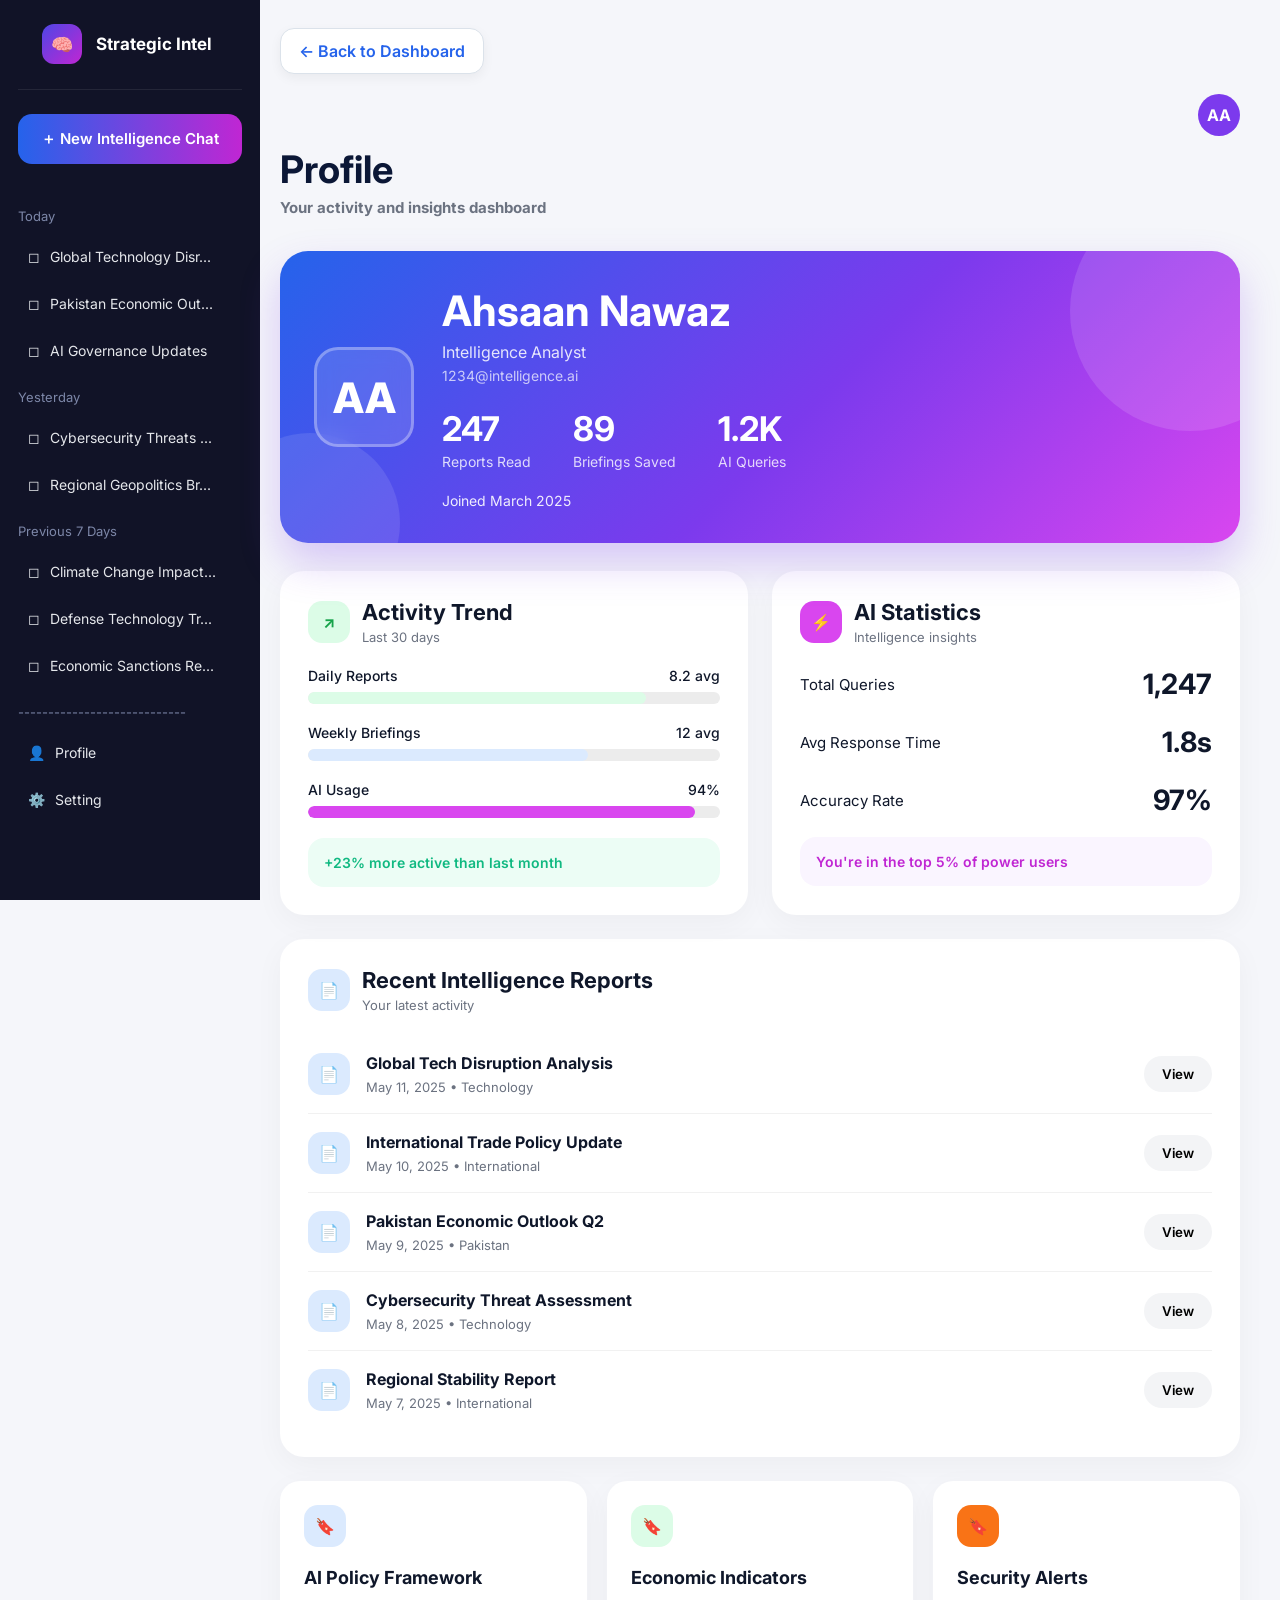
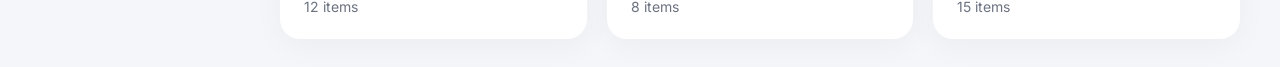
<file: profile.html>
<!DOCTYPE html>
<html lang="en">
<head>
  <meta charset="UTF-8" />
  <meta name="viewport" content="width=device-width, initial-scale=1.0" />
  <title>Strategic Intelligence Dashboard</title>
  <link rel="preconnect" href="https://fonts.googleapis.com">
  <link rel="preconnect" href="https://fonts.gstatic.com" crossorigin>
  <link href="https://fonts.googleapis.com/css2?family=Inter:wght@400;500;600;700;800&display=swap" rel="stylesheet">
  <link rel="stylesheet" href="profile.css">
    <link rel="stylesheet" href="fyp.css">
</head>
<body>

      <aside class="sidebar">
      <div>
        <div class="logo">
          <div class="logo-icon">🧠</div>
          <h2>Strategic Intel</h2>
        </div>

        <button class="new-chat">＋ New Intelligence Chat</button>

        <div class="section-title">Today</div>

        <div class="chat-item"><span>◻</span><span>Global Technology Disr...</span></div>
        <div class="chat-item"><span>◻</span><span>Pakistan Economic Out...</span></div>
        <div class="chat-item"><span>◻</span><span>AI Governance Updates</span></div>

        <div class="section-title">Yesterday</div>

        <div class="chat-item"><span>◻</span><span>Cybersecurity Threats ...</span></div>
        <div class="chat-item"><span>◻</span><span>Regional Geopolitics Br...</span></div>

        <div class="section-title">Previous 7 Days</div>

        <div class="chat-item"><span>◻</span><span>Climate Change Impact...</span></div>
        <div class="chat-item"><span>◻</span><span>Defense Technology Tr...</span></div>
        <div class="chat-item"><span>◻</span><span>Economic Sanctions Re...</span></div>

        <div class="section-title">----------------------------</div>
        <a href="profile.html">
        <div class="chat-item" ><span>👤</span> <span>Profile</span></div> 
          </a>
          <a href="setting.html">
        <div class="chat-item" ><span>⚙️</span> <span>Setting</span></div> 
        </a>
      </div>
    </aside>

  <main class="main">
    <div class="back-btn-box">
   <a href="fyp.html" class="back-btn">← Back to Dashboard</a>
</div>
    <div class="topbar">
      <div class="profile-mini">AA</div>
    </div>

    <div class="page-title">
      <h1>Profile</h1>
      <p>Your activity and insights dashboard</p>
    </div>

    <section class="hero-card">
      <div class="avatar">AA</div>

      <div class="hero-content">
        <h2>Ahsaan Nawaz</h2>
        <span>Intelligence Analyst</span>
        <small>1234@intelligence.ai</small>

        <div class="stats">
          <div class="stat">
            <h3>247</h3>
            <p>Reports Read</p>
          </div>

          <div class="stat">
            <h3>89</h3>
            <p>Briefings Saved</p>
          </div>

          <div class="stat">
            <h3>1.2K</h3>
            <p>AI Queries</p>
          </div>
        </div>

        <div class="joined">Joined March 2025</div>
      </div>
    </section>

    <div class="grid">

      <div class="card">
        <div class="card-header">
          <div class="icon-box green">↗</div>
          <div>
            <h3>Activity Trend</h3>
            <p>Last 30 days</p>
          </div>
        </div>

        <div class="progress-item">
          <div class="progress-top">
            <span>Daily Reports</span>
            <span>8.2 avg</span>
          </div>
          <div class="progress">
            <div class="bar green"></div>
          </div>
        </div>

        <div class="progress-item">
          <div class="progress-top">
            <span>Weekly Briefings</span>
            <span>12 avg</span>
          </div>
          <div class="progress">
            <div class="bar blue"></div>
          </div>
        </div>

        <div class="progress-item">
          <div class="progress-top">
            <span>AI Usage</span>
            <span>94%</span>
          </div>
          <div class="progress">
            <div class="bar pink"></div>
          </div>
        </div>

        <div class="success-box">
          +23% more active than last month
        </div>
      </div>

      <div class="card">
        <div class="card-header">
          <div class="icon-box pink">⚡</div>
          <div>
            <h3>AI Statistics</h3>
            <p>Intelligence insights</p>
          </div>
        </div>

        <div class="stats-list">
          <div class="stats-row">
            <span>Total Queries</span>
            <strong>1,247</strong>
          </div>

          <div class="stats-row">
            <span>Avg Response Time</span>
            <strong>1.8s</strong>
          </div>

          <div class="stats-row">
            <span>Accuracy Rate</span>
            <strong>97%</strong>
          </div>
        </div>

        <div class="purple-box">
          You're in the top 5% of power users
        </div>
      </div>

    </div>

    <section class="large-card">
      <div class="card-header">
        <div class="icon-box blue">📄</div>
        <div>
          <h3>Recent Intelligence Reports</h3>
          <p>Your latest activity</p>
        </div>
      </div>

      <div class="report-item">
        <div class="report-left">
          <div class="icon-box blue">📄</div>
          <div>
            <h4>Global Tech Disruption Analysis</h4>
            <p>May 11, 2025 • Technology</p>
          </div>
        </div>
        <button class="view-btn">View</button>
      </div>

      <div class="report-item">
        <div class="report-left">
          <div class="icon-box blue">📄</div>
          <div>
            <h4>International Trade Policy Update</h4>
            <p>May 10, 2025 • International</p>
          </div>
        </div>
        <button class="view-btn">View</button>
      </div>

      <div class="report-item">
        <div class="report-left">
          <div class="icon-box blue">📄</div>
          <div>
            <h4>Pakistan Economic Outlook Q2</h4>
            <p>May 9, 2025 • Pakistan</p>
          </div>
        </div>
        <button class="view-btn">View</button>
      </div>

      <div class="report-item">
        <div class="report-left">
          <div class="icon-box blue">📄</div>
          <div>
            <h4>Cybersecurity Threat Assessment</h4>
            <p>May 8, 2025 • Technology</p>
          </div>
        </div>
        <button class="view-btn">View</button>
      </div>

      <div class="report-item">
        <div class="report-left">
          <div class="icon-box blue">📄</div>
          <div>
            <h4>Regional Stability Report</h4>
            <p>May 7, 2025 • International</p>
          </div>
        </div>
        <button class="view-btn">View</button>
      </div>
    </section>

    <div class="saved-grid">

      <div class="saved-card">
        <div class="icon-box blue">🔖</div>
        <h4>AI Policy Framework</h4>
        <p>12 items</p>
      </div>

      <div class="saved-card">
        <div class="icon-box green">🔖</div>
        <h4>Economic Indicators</h4>
        <p>8 items</p>
      </div>

      <div class="saved-card">
        <div class="icon-box orange">🔖</div>
        <h4>Security Alerts</h4>
        <p>15 items</p>
      </div>

    </div>

  </main>

</body>
</html>
</file>
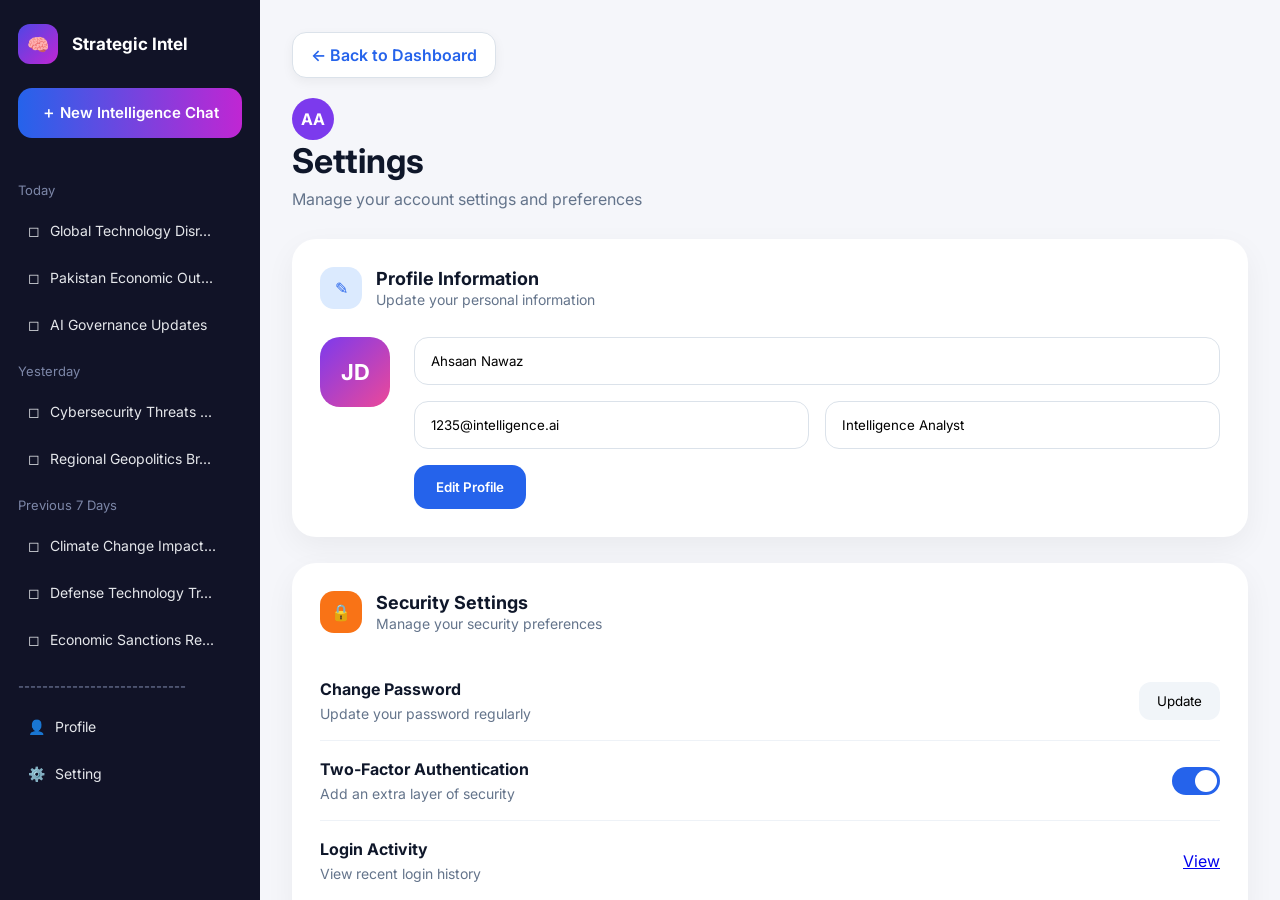
<file: setting.html>
<!DOCTYPE html>
<html lang="en">
<head>
  <meta charset="UTF-8">
  <meta name="viewport" content="width=device-width, initial-scale=1.0">

  <title>Settings Dashboard</title>

  <link rel="preconnect" href="https://fonts.googleapis.com">
  <link rel="preconnect" href="https://fonts.gstatic.com" crossorigin>

  <link href="https://fonts.googleapis.com/css2?family=Inter:wght@400;500;600;700;800&display=swap" rel="stylesheet">

  <link rel="stylesheet" href="setting.css">
  <link rel="stylesheet" href="fyp.css">
</head>

<body>

<div class="app">

  <!-- SIDEBAR -->

  <aside class="sidebar">
      <div>
        <div class="logo">
          <div class="logo-icon">🧠</div>
          <h2>Strategic Intel</h2>
        </div>

        <button class="new-chat">＋ New Intelligence Chat</button>

        <div class="section-title">Today</div>

        <div class="chat-item"><span>◻</span><span>Global Technology Disr...</span></div>
        <div class="chat-item"><span>◻</span><span>Pakistan Economic Out...</span></div>
        <div class="chat-item"><span>◻</span><span>AI Governance Updates</span></div>

        <div class="section-title">Yesterday</div>

        <div class="chat-item"><span>◻</span><span>Cybersecurity Threats ...</span></div>
        <div class="chat-item"><span>◻</span><span>Regional Geopolitics Br...</span></div>

        <div class="section-title">Previous 7 Days</div>

        <div class="chat-item"><span>◻</span><span>Climate Change Impact...</span></div>
        <div class="chat-item"><span>◻</span><span>Defense Technology Tr...</span></div>
        <div class="chat-item"><span>◻</span><span>Economic Sanctions Re...</span></div>

        <div class="section-title">----------------------------</div>

        <div class="chat-item" ><span>👤</span> <span>Profile</span></div> 
        <div class="chat-item" ><span>⚙️</span> <span>Setting</span></div> 
      </div>
    </aside>

  <!-- MAIN -->

  <main class="main-content">
         <div class="back-btn-box">
   <a href="fyp.html" class="back-btn">← Back to Dashboard</a>
</div>
    <!-- TOPBAR -->

      <div class="profile-circle">
        AA
      </div>

    

    <!-- TITLE -->

    <div class="title-box">

      <h1>Settings</h1>

      <p>
        Manage your account settings and preferences
      </p>

    </div>

    <!-- PROFILE CARD -->

    <div class="card">

      <div class="card-title">

        <div class="title-icon blue">
          ✎
        </div>

        <div>
          <h3>Profile Information</h3>
          <span>Update your personal information</span>
        </div>

      </div>

      <div class="profile-section">

        <div class="avatar">
          JD
        </div>

        <div class="profile-form">

          <input type="text" value="Ahsaan Nawaz">

          <div class="double-input">

            <input type="email" value="1235@intelligence.ai">

            <input type="text" value="Intelligence Analyst">

          </div>
          <a href="edit_profile.html">
          <button class="blue-btn">
            Edit Profile
          </button>
          </a>
        </div>

      </div>

    </div>

    <!-- SECURITY -->

    <div class="card">

      <div class="card-title">

        <div class="title-icon orange">
          🔒
        </div>

        <div>
          <h3>Security Settings</h3>
          <span>Manage your security preferences</span>
        </div>

      </div>

      <div class="setting-row">
        <div>
          <h4>Change Password</h4>
          <p>Update your password regularly</p>
        </div>

        <button class="small-btn">
          Update
        </button>
      </div>

      <div class="setting-row">

        <div>
          <h4>Two-Factor Authentication</h4>
          <p>Add an extra layer of security</p>
        </div>

        <div class="toggle active"></div>

      </div>

      <div class="setting-row">

        <div>
          <h4>Login Activity</h4>
          <p>View recent login history</p>
        </div>

        <a href="#">View</a>

      </div>

    </div>

    <!-- NOTIFICATION -->

    <div class="card">

      <div class="card-title">

        <div class="title-icon pink">
          🔔
        </div>

        <div>
          <h3>Notification Preferences</h3>
          <span>Control how you receive updates</span>
        </div>

      </div>

      <div class="setting-row">

        <div>
          <h4>Email Alerts</h4>
          <p>Receive notifications via email</p>
        </div>

        <div class="toggle active"></div>

      </div>

      <div class="setting-row">

        <div>
          <h4>Push Notifications</h4>
          <p>Browser and mobile notifications</p>
        </div>

        <div class="toggle active"></div>

      </div>

      <div class="setting-row">

        <div>
          <h4>Emergency Alerts</h4>
          <p>Critical intelligence updates</p>
        </div>

        <div class="toggle active"></div>

      </div>

    </div>

    <!-- ACCOUNT -->

    <div class="card">

      <div class="card-title">

        <div class="title-icon cyan">
          💳
        </div>

        <div>
          <h3>Account Management</h3>
          <span>Manage subscription and billing</span>
        </div>

      </div>

      <div class="pro-box">

        <div>

          <h4>Subscription Status</h4>

          <p>Next billing date: June 11, 2026</p>

          <button class="small-btn">
            Manage Subscription
          </button>

        </div>

        <div class="pro-badge">
          PRO
        </div>

      </div>

      <div class="delete-box">

        <div>
          <h4>Delete Account</h4>
          <p>Permanently delete your account and data</p>
        </div>

        <div class="delete-icon">
          🗑
        </div>

      </div>

    </div>

  </main>

</div>

</body>
</html>
</file>
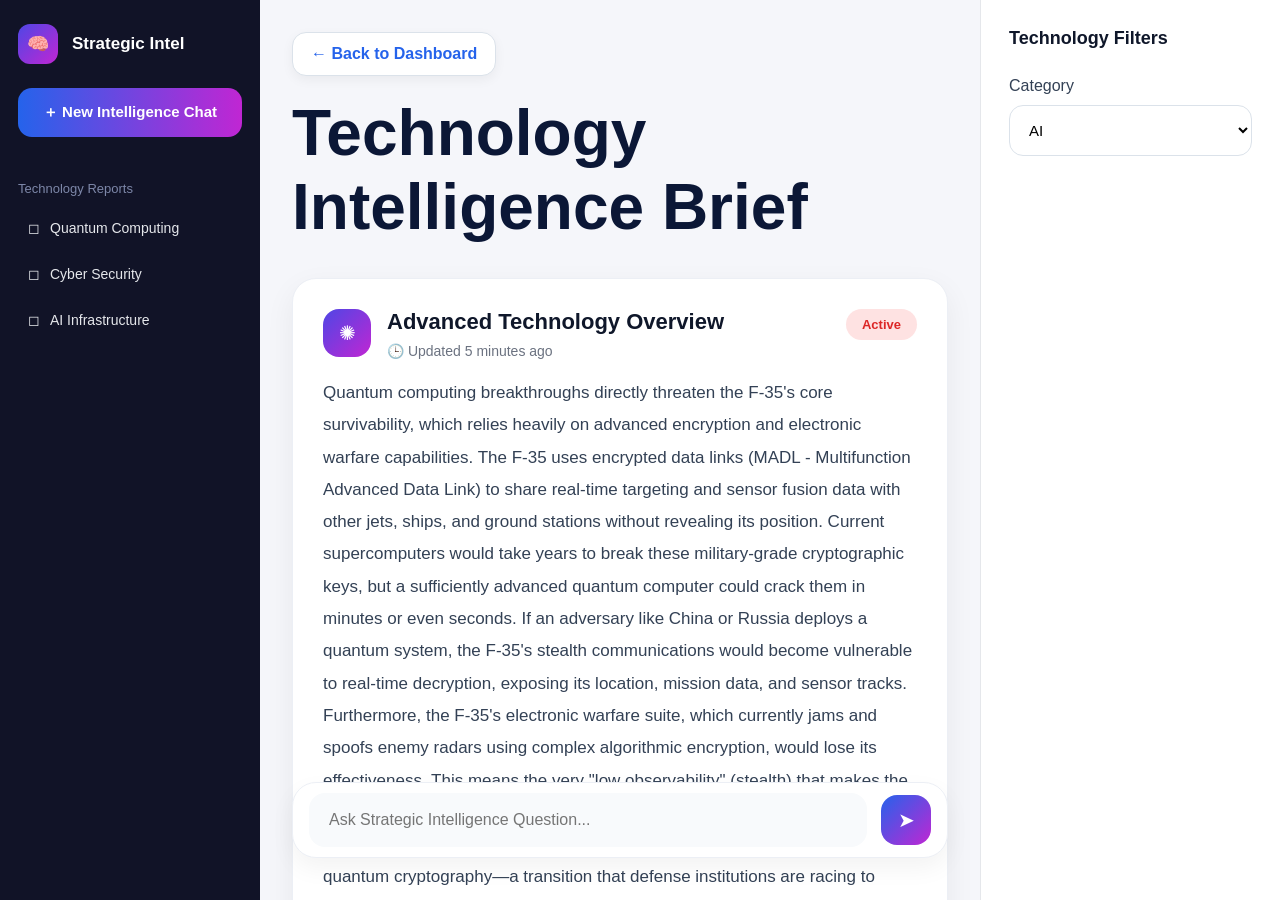
<file: technolgy.html>
<!DOCTYPE html>
<html lang="en">
<head>
  <meta charset="UTF-8">
  <meta name="viewport" content="width=device-width, initial-scale=1.0">

  <title>Technology Brief</title>

  <link rel="stylesheet" href="fyp.css">
</head>

<body>

<div class="app">

  <!-- SAME SIDEBAR -->
  <aside class="sidebar">

    <div>

      <div class="logo">
        <div class="logo-icon">🧠</div>
        <h2>Strategic Intel</h2>
      </div>

      <button class="new-chat">＋ New Intelligence Chat</button>

      <div class="section-title">Technology Reports</div>

      <div class="chat-item">
        <span>◻</span>
        <span>Quantum Computing</span>
      </div>

      <div class="chat-item">
        <span>◻</span>
        <span>Cyber Security</span>
      </div>

      <div class="chat-item">
        <span>◻</span>
        <span>AI Infrastructure</span>
      </div>

    </div>

  </aside>

  <!-- MAIN CONTENT -->
  <div class="main-wrapper">

    <main class="main-content">
        <div class="back-btn-box">
   <a href="fyp.html" class="back-btn">← Back to Dashboard</a>
</div>

      <h1 class="page-title">Technology Intelligence Brief</h1>

      <section class="summary-card">

        <div class="summary-header">

          <div class="summary-left">

            <div class="summary-icon">✺</div>

            <div>
              <h3>Advanced Technology Overview</h3>
              <div class="summary-meta">
                🕒 Updated 5 minutes ago
              </div>
            </div>

          </div>

          <div class="priority">
            Active
          </div>

        </div>

        <p>
            Quantum computing breakthroughs directly threaten the F-35's core survivability, which relies heavily on advanced encryption and electronic warfare capabilities. The F-35 uses encrypted data links (MADL - Multifunction Advanced Data Link) to share real-time targeting and sensor fusion data with other jets, ships, and ground stations without revealing its position.
            Current supercomputers would take years to break these military-grade cryptographic keys, but a sufficiently advanced quantum computer could crack them in minutes or even seconds. If an adversary like China or Russia deploys a quantum system, the F-35's stealth communications would become vulnerable to real-time decryption, exposing its location, mission data, and sensor tracks. Furthermore,
             the F-35's electronic warfare suite, which currently jams and spoofs enemy radars using complex algorithmic encryption, would lose its effectiveness. This means the very "low observability" (stealth) that makes the F-35 a fifth-generation fighter could be neutralized, forcing a complete redesign of its secure communication and jamming protocols using post-quantum cryptography—a transition that defense institutions are racing to complete before the quantum timeline accelerates.
        </p>

        <p>
            The unprecedented demand surge in cloud infrastructure directly impacts the F-35's global sustainment and mission readiness, particularly through its logistics system. The F-35 currently operates on ALIS (Autonomic Logistics Information System) and its successor, ODIN (Operational Data Integrated Network), both of which depend heavily on cloud-based data processing. Every F-35 flight generates terabytes of sensor data, engine health reports, radar warning logs, and weapons status updates that must be uploaded, analyzed, and stored in centralized cloud environments. As digital transformation initiatives accelerate across air forces worldwide (including the US, UK, Japan, and NATO allies), the demand for secure, low-latency cloud computing for F-35 operations has surged unexpectedly. This surge strains existing military cloud infrastructure, leading to delays in mission replanning, predictive maintenance alerts, and fleet-wide software patches. If cloud providers cannot scale fast enough, F-35 squadrons may face reduced sortie rates, longer ground maintenance times, and inability to push real-time threat library updates to jets already airborne—severely degrading combat effectiveness in a high-intensity conflict.
        </p>

      </section>

        <div class="question-box">
          <input type="text" placeholder="Ask Strategic Intelligence Question...">
          <button class="send-btn">➤</button>
        </div>
    </main>

    <!-- SAME RIGHT SIDEBAR -->
    <aside class="right-panel">

      <h3>Technology Filters</h3>

      <div class="filter-group">
        <label>Category</label>

        <select>
          <option>AI</option>
          <option>Cybersecurity</option>
          <option>Quantum</option>
        </select>
      </div>

    </aside>

  </div>

</div>

</body>
</html>
</file>
<file: test.css>
/* --- Global Reset & Base --- */
:root {
  --bg-color: #f4f6fb;
  --dark-bg: #0f172a;
  --text-main: #1e293b;
  --text-muted: #64748b;
  --accent-1: #8b5cf6; 
  --accent-2: #3b82f6;
  --gradient-main: linear-gradient(135deg, #8b5cf6 0%, #3b82f6 100%);
  --card-shadow: 0 4px 20px rgba(0, 0, 0, 0.05);
  --card-shadow-hover: 0 10px 30px rgba(139, 92, 246, 0.15);
}

* {
  box-sizing: border-box;
  margin: 0;
  padding: 0;
}

body {
  font-family: 'Inter', sans-serif;
  background-color: var(--bg-color);
  color: var(--text-main);
  height: 100vh;
  overflow: hidden;
}

/* --- Layout --- */
.app {
  display: flex;
  height: 100vh;
}

/* --- Sidebar (Rich Dark Theme) --- */
.sidebar {
  width: 280px;
  background: var(--dark-bg);
  background-image: radial-gradient(circle at 10% 20%, rgba(139, 92, 246, 0.2) 0%, transparent 30%);
  display: flex;
  flex-direction: column;
  padding: 1.5rem 1rem;
  overflow-y: auto;
  border-right: none;
}

.logo {
  display: flex;
  align-items: center;
  gap: 12px;
  margin-bottom: 2.5rem;
  padding-left: 0.5rem;
}

.logo-icon {
  width: 40px;
  height: 40px;
  background: var(--gradient-main);
  border-radius: 12px;
  display: flex;
  align-items: center;
  justify-content: center;
  font-size: 22px;
  box-shadow: 0 4px 15px rgba(139, 92, 246, 0.4);
}

.logo h2 {
  font-size: 1.2rem;
  font-weight: 700;
  color: #ffffff;
}

/* The "New Chat" Button - Vibrant Gradient */
.new-chat {
  background: var(--gradient-main);
  color: white;
  border: none;
  border-radius: 10px;
  padding: 14px;
  font-weight: 600;
  cursor: pointer;
  margin-bottom: 2.5rem;
  transition: transform 0.2s, box-shadow 0.2s;
  box-shadow: 0 4px 15px rgba(139, 92, 246, 0.3);
}

.new-chat:hover {
  transform: translateY(-2px);
  box-shadow: 0 8px 20px rgba(139, 92, 246, 0.4);
}

.section-title {
  font-size: 0.75rem;
  color: #94a3b8;
  text-transform: uppercase;
  letter-spacing: 1px;
  margin: 1.5rem 0 0.8rem 0.5rem;
  font-weight: 600;
}

.chat-item, .chat-item1 {
  display: flex;
  align-items: center;
  gap: 10px;
  padding: 10px 12px;
  border-radius: 10px;
  font-size: 0.9rem;
  color: #cbd5e1;
  cursor: pointer;
  text-decoration: none;
  transition: background 0.2s, color 0.2s;
}

.chat-item:hover, .chat-item1:hover {
  background: rgba(255, 255, 255, 0.08);
  color: #ffffff;
}

.chat-item span:last-child, .chat-item1 span:last-child {
  white-space: nowrap;
  overflow: hidden;
  text-overflow: ellipsis;
  max-width: 180px;
}

/* --- Main Content Area --- */
.main-wrapper {
  flex: 1;
  display: flex;
  overflow: hidden;
}

/* FIXED: Removed the duplicate padding */
.main-content {
  flex: 1;
  padding: 2.5rem 3rem; 
  overflow-y: auto;
  display: flex;
  flex-direction: column;
  position: relative;
}

/* FIXED: Added header container so the title and button don't overlap the card */
.main-header {
  display: flex;
  justify-content: space-between;
  align-items: flex-end;
  margin-bottom: 2rem;
  width: 100%;
  flex-shrink: 0;
}

.page-title {
  font-size: 2.8rem;
  font-weight: 800;
  margin: 0;
  letter-spacing: -1px;
  background: linear-gradient(135deg, #1e293b, #334155);
  -webkit-background-clip: text;
  -webkit-text-fill-color: transparent;
}

/* FIXED: Button is now in normal flow (not absolute) */
.toggle-panel-btn {
  position: absolute; /* Button ko fixed kar diya top right par */
  top: 2.5rem; /* Top se distance */
  right: 3rem; /* Right side se distance (main-content ke padding ke hisaab se) */
  background: white;
  color: var(--text-main);
  border: 1px solid #e2e8f0;
  padding: 10px 16px;
  border-radius: 12px;
  font-weight: 600;
  font-size: 0.9rem;
  cursor: pointer;
  display: flex;
  align-items: center;
  gap: 8px;
  box-shadow: 0 4px 10px rgba(0,0,0,0.05);
  transition: all 0.2s;
  z-index: 10;
}

.toggle-panel-btn:hover {
  background: var(--bg-color);
  border-color: var(--accent-1);
  transform: translateY(-2px);
}

/* --- Cards (Premium Glassmorphism & Depth) --- */
.summary-card {
  background: rgba(255, 255, 255, 0.8);
  backdrop-filter: blur(10px);
  border-radius: 20px;
  padding: 2rem;
  margin-bottom: 2rem;
  border: 1px solid rgba(255, 255, 255, 0.5);
  box-shadow: var(--card-shadow);
  transition: transform 0.3s, box-shadow 0.3s;
  position: relative;
  overflow: hidden;
  flex-shrink: 0; 
}

.summary-card::before {
  content: "";
  position: absolute;
  top: 0;
  left: 0;
  width: 100%;
  height: 4px;
  background: var(--gradient-main);
}

.summary-card:hover {
  transform: translateY(-3px);
  box-shadow: var(--card-shadow-hover);
}

.summary-header {
  display: flex;
  justify-content: space-between;
  align-items: center;
  margin-bottom: 1.2rem;
}

.summary-left {
  display: flex;
  gap: 16px;
  align-items: center;
}

.summary-icon {
  width: 52px;
  height: 52px;
  background: var(--gradient-main);
  border-radius: 14px;
  display: flex;
  align-items: center;
  justify-content: center;
  font-size: 24px;
  box-shadow: 0 4px 10px rgba(139, 92, 246, 0.2);
}

.summary-left h3 {
  font-size: 1.3rem;
  margin-bottom: 4px;
  font-weight: 700;
}

.summary-meta {
  font-size: 0.85rem;
  color: var(--text-muted);
}

.priority {
  background: #fee2e2;
  color: #dc2626;
  font-weight: 700;
  font-size: 0.8rem;
  padding: 8px 14px;
  border-radius: 30px;
  border: 1px solid #fecaca;
}

.summary-card p {
  line-height: 1.6;
  color: #475569;
  margin-bottom: 1.2rem;
  font-size: 1.05rem;
}

.btn1 {
  background: var(--gradient-main);
  border: none;
  color: white;
  font-weight: 600;
  cursor: pointer;
  font-size: 1rem;
  padding: 12px 24px;
  border-radius: 12px;
  display: inline-flex;
  align-items: center;
  gap: 8px;
  box-shadow: 0 4px 15px rgba(139, 92, 246, 0.3);
  transition: transform 0.2s;
}

.btn1:hover {
  transform: translateX(3px);
}

/* --- The Two Columns Grid --- */
.cards-grid {
  display: grid;
  grid-template-columns: 1fr 1fr;
  gap: 1.5rem; 
  margin-bottom: 2rem;
}

/* FIXED: Limited the height so it doesn't look too tall */
.intel-card {
  background: white;
  border-radius: 20px;
  padding: 1.5rem; 
  box-shadow: var(--card-shadow);
  border: 1px solid #e2e8f0;
  transition: transform 0.3s, box-shadow 0.3s;
  display: flex;
  flex-direction: column;
  max-height: 450px; 
  overflow: hidden;
}

.intel-card:hover {
  transform: translateY(-5px);
  box-shadow: var(--card-shadow-hover);
}

.intel-top {
  display: flex;
  align-items: center;
  gap: 12px;
  margin-bottom: 1rem;
  padding-bottom: 0.8rem;
  border-bottom: 1px solid #f1f5f9;
}

.intel-icon {
  width: 36px;
  height: 36px;
  border-radius: 10px;
  display: flex;
  align-items: center;
  justify-content: center;
  font-size: 18px;
}

.intel-icon.blue {
  background: linear-gradient(135deg, #dbeafe, #bfdbfe);
  color: #2563eb;
}

.intel-icon.green {
  background: linear-gradient(135deg, #dcfce7, #bbf7d0);
  color: #16a34a;
}

.intel-top h4 {
  font-size: 1.2rem;
  font-weight: 700;
}

.intel-list {
  display: flex;
  flex-direction: column;
  gap: 1rem;
  flex: 1;
}

.intel-item {
  display: flex;
  gap: 10px;
  align-items: flex-start;
  line-height: 1.5;
  color: #475569;
  font-size: 0.95rem;
}

.dot {
  font-size: 1.2rem;
  line-height: 1.5;
}

.btn-blue, .btn-green {
  background: transparent;
  border: none;
  padding: 0;
  margin-top: 1.5rem;
  color: var(--accent-1);
  font-weight: 700;
  cursor: pointer;
  text-decoration: none;
  font-size: 0.95rem;
  transition: color 0.2s;
}

.btn-blue:hover { color: #2563eb; }
.btn-green:hover { color: #16a34a; }

/* --- The Prompt Box (Elegant Floating Input) --- */
.question-box {
  position: relative;
  background: white;
  border-radius: 50px; /* Bilkul pill shape (rounded) */
  padding: 0.4rem 0.5rem; /* Thori aur kam padding */
  box-shadow: 0 4px 15px rgba(0, 0, 0, 0.08); /* Thora halka shadow */
  border: 1px solid #e2e8f0;
  max-width: 750px; /* Horizontal length yahan set karein (kam ki hui hai) */
  width: 90%; /* Mobile par choti ho jayegi */
  display: flex;
  align-items: center;
  margin: 0 auto; /* Center mein rakhne ke liye */
}

.question-box input {
  flex: 1;
  padding: 8px 12px; /* Input ki height kam ki */
  border: none;
  background: transparent;
  font-size: 0.95rem; /* Font size thora chhota */
  outline: none;
}

.send-btn {
  width: 36px; /* Button bilkul chota */
  height: 36px;
  background: var(--gradient-main);
  border: none;
  border-radius: 50%; /* Button bilkul round */
  color: white;
  cursor: pointer;
  font-size: 1rem;
  box-shadow: 0 4px 10px rgba(139, 92, 246, 0.3);
  transition: transform 0.2s;
  flex-shrink: 0;
  display: flex;
  align-items: center;
  justify-content: center;
}

.send-btn:hover {
  transform: scale(1.05);
}

/* --- Right Panel (Filters) --- */
.right-panel {
  width: 260px; 
  background: #ffffff;
  border-left: 1px solid #e2e8f0;
  padding: 2rem; 
  overflow-y: auto;
  transition: margin-right 0.3s ease, opacity 0.3s ease;
}

.right-panel.collapsed {
  margin-right: -260px;
  opacity: 0;
  pointer-events: none;
}

.right-panel h3 {
  font-size: 1.2rem;
  margin-bottom: 2rem;
  font-weight: 700;
}

.filter-group {
  margin-bottom: 1.8rem; 
}

.filter-group label {
  display: block;
  font-size: 0.85rem;
  font-weight: 600;
  color: var(--text-muted);
  margin-bottom: 0.8rem;
  text-transform: uppercase;
  letter-spacing: 0.5px;
}

.filter-group select,
.filter-group input.date-input {
  width: 100%;
  padding: 12px;
  border-radius: 12px;
  border: 1px solid #e2e8f0;
  background: #f8fafc;
  font-size: 0.95rem;
  outline: none;
  transition: border 0.2s, background 0.2s;
}

.filter-group select:focus,
.filter-group input.date-input:focus {
  border-color: var(--accent-1);
  background: white;
  box-shadow: 0 0 0 3px rgba(139, 92, 246, 0.1);
}

.quick-filter {
  width: 100%;
  padding: 12px;
  background: var(--gradient-main);
  color: white;
  border: none;
  border-radius: 12px;
  font-weight: 700;
  font-size: 1rem;
  cursor: pointer;
  margin-bottom: 2rem;
  box-shadow: 0 4px 15px rgba(139, 92, 246, 0.3);
  transition: transform 0.2s;
}

.quick-filter:hover {
  transform: translateY(-2px);
}
</file>
<file: fyp.css>
*{
      margin:0;
      padding:0;
      box-sizing:border-box;
      font-family:'Inter',sans-serif;
    }

    body{
      background:#f5f6fa;
      overflow:hidden;
      color:#0f172a;
    }

    .app{
      display:flex;
      height:100vh;
    }

    /* LEFT SIDEBAR */

    .sidebar{
      width:260px;
      background:#111327;
      color:white;
      padding:24px 18px;
      display:flex;
      flex-direction:column;
      justify-content:space-between;
      overflow-y:auto;
      scrollbar-width:thin;
      
    }

    .logo{
      display:flex;
      align-items:center;
      gap:14px;
      margin-bottom:24px;
    }

    .logo-icon{
      width:40px;
      height:40px;
      border-radius:12px;
      background:linear-gradient(135deg,#4f46e5,#c026d3);
      display:flex;
      align-items:center;
      justify-content:center;
      font-size:18px;
    }

    .logo h2{
      font-size:17px;
      font-weight:700;
    }

    .new-chat{
      width:100%;
      border:none;
      padding:15px;
      border-radius:14px;
      background:linear-gradient(90deg,#2563eb,#c026d3);
      color:white;
      font-size:15px;
      font-weight:600;
      cursor:pointer;
      margin-bottom:26px;
      transition:0.3s;
    }

    .new-chat:hover{
      transform:translateY(-2px);
      opacity:0.95;
    }

    .section-title{
      color:#7d87a8;
      font-size:13px;
      margin:18px 0 12px;
    }

    .chat-item{
      padding:12px 10px;
      border-radius:10px;
      display:flex;
      gap:10px;
      align-items:center;
      cursor:pointer;
      color:#e5e7eb;
      margin-bottom:6px;
      transition:0.25s;
      font-size:14px;
    }

    .chat-item:hover{
      background:#1d2140;
    }

    .chat-item span:last-child{
      white-space:nowrap;
      overflow:hidden;
      text-overflow:ellipsis;
    }

    .sidebar a{
  text-decoration: none;
}

.chat-item1{
  display: flex;
  align-items: center;
  gap: 12px;
  padding: 14px 18px;
  margin: 8px 14px;
  border-radius: 16px;
  color: #d1d5db;
  font-size: 15px;
  font-weight: 500;
  cursor: pointer;
  transition: all 0.3s ease;
  background: rgba(255,255,255,0.03);
  border: 1px solid transparent;
}

.chat-item1:hover{
  background: linear-gradient(90deg, #2563eb, #7c3aed);
  color: white;
  transform: translateX(6px);
  box-shadow: 0 10px 25px rgba(37,99,235,0.35);
  border-color: rgba(255,255,255,0.1);
}

.chat-item1 span:first-child{
  font-size: 18px;
}

    .sidebar::-webkit-scrollbar{
      width:6px;
    }

    .sidebar::-webkit-scrollbar-track{
      background:#111327;
    }

    .sidebar::-webkit-scrollbar-thumb{
      background:#4f46e5;
      border-radius:20px;
    }

    /* MAIN */

    .main-wrapper{
      flex:1;
      display:flex;
    }

    .main-content{
      flex:1;
      padding:32px;
      overflow-y:auto;
      height:100vh;
    }

    .topbar{
      display:flex;
      justify-content:flex-end;
      gap:14px;
      margin-bottom:10px;
    }

    .top-icon{
      width:44px;
      height:44px;
      border-radius:50%;
      background:white;
      display:flex;
      align-items:center;
      justify-content:center;
      box-shadow:0 4px 12px rgba(0,0,0,0.08);
      position:relative;
      cursor:pointer;
    }

    .badge{
      position:absolute;
      top:-3px;
      right:-2px;
      background:#ef4444;
      color:white;
      width:22px;
      height:22px;
      border-radius:50%;
      font-size:12px;
      display:flex;
      align-items:center;
      justify-content:center;
      font-weight:700;
    }

    .page-title{
      font-size:64px;
      font-weight:700;
      margin:10px 0 34px;
      color:#0b1736;
    }

    .summary-card{
      background:white;
      border-radius:24px;
      padding:30px;
      box-shadow:0 10px 30px rgba(0,0,0,0.06);
      margin-bottom:34px;
      border:1px solid #eceff5;
    }

    .summary-header{
      display:flex;
      justify-content:space-between;
      align-items:flex-start;
      margin-bottom:18px;
    }

    .summary-left{
      display:flex;
      gap:16px;
    }

    .summary-icon{
      width:48px;
      height:48px;
      border-radius:16px;
      background:linear-gradient(135deg,#4f46e5,#c026d3);
      display:flex;
      align-items:center;
      justify-content:center;
      color:white;
      font-size:20px;
    }

    .summary-header h3{
      font-size:22px;
      margin-bottom:8px;
    }

    .summary-meta{
      color:#6b7280;
      font-size:14px;
    }

    .priority{
      background:#fee2e2;
      color:#dc2626;
      padding:8px 16px;
      border-radius:999px;
      font-size:13px;
      font-weight:600;
    }

    .summary-card p{
      line-height:1.9;
      color:#334155;
      margin-bottom:14px;
      font-size:17px;
    }

    .cards-grid{
      display:grid;
      grid-template-columns:1fr 1fr;
      gap:26px;
      margin-bottom:30px;
    }

    .intel-card{
      background:white;
      border-radius:24px;
      padding:26px;
      box-shadow:0 10px 25px rgba(0,0,0,0.05);
      border:1px solid #eceff5;
    }

    .intel-top{
      display:flex;
      align-items:center;
      gap:14px;
      margin-bottom:22px;
    }

    .intel-icon{
      width:44px;
      height:44px;
      border-radius:14px;
      display:flex;
      align-items:center;
      justify-content:center;
      font-size:20px;
      font-weight:700;
    }

    .blue{
      background:#dbeafe;
      color:#2563eb;
    }

    .green{
      background:#dcfce7;
      color:#16a34a;
    }

    .intel-top h4{
      font-size:18px;
    }

    .intel-list{
      display:flex;
      flex-direction:column;
      gap:18px;
      margin-bottom:24px;
    }

    .intel-item{
      display:flex;
      gap:12px;
      color:#334155;
      line-height:1.7;
      font-size:15px;
    }

    .dot{
      width:14px;
      height:14px;
      border-radius:50%;
      margin-top:7px;
      border:2px solid currentColor;
    }

    .btn{
      width:100%;
      padding:16px;
      border-radius:16px;
      border:1px solid;
      background:transparent;
      font-size:18px;
      font-weight:600;
      cursor:pointer;
      transition:0.3s;
    }

    .btn:hover{
      transform:translateY(-2px);
    }

    .btn-blue{
      color:#2563eb;
      border-color:#bfdbfe;
    }

    .btn-green{
      color:#16a34a;
      border-color:#bbf7d0;
    }

    .btn1{
      width:30%;
      padding:16px;
      border-radius:16px;
      border:1px solid;
      background:transparent;
      font-size:18px;
      font-weight:600;
      cursor:pointer;
      transition:0.3s;
    }
      .btn1:hover{
      transform:translateY(-2px);
    }

        .btn-green1{
            background:linear-gradient(90deg,#2563eb,#c026d3);
      color:white;
      border-color:#bbf7d0;
    }


    /* INPUT BAR */

    .question-box{
      background:white;
      border-radius:24px;
      padding:10px 16px;
      display:flex;
      align-items:center;
      gap:14px;
      box-shadow:0 10px 25px rgba(0,0,0,0.05);
      border:1px solid #eceff5;
      margin-bottom:40px;
      position:sticky;
      bottom:10px;
      
    }

    .question-box input{
      flex:1;
      border:none;
      background:#f8fafc;
      padding:18px 20px;
      border-radius:16px;
      font-size:16px;
      outline:none;
    }

    .send-btn{
      width:50px;
      height:50px;
      border:none;
      border-radius:16px;
      background:linear-gradient(135deg,#2563eb,#c026d3);
      color:white;
      font-size:20px;
      cursor:pointer;
    }

    /* RIGHT FILTER */

    .right-panel{
      width:300px;
      background:white;
      border-left:1px solid #e5e7eb;
      padding:28px;
      overflow-y:auto;
    }

    .right-panel h3{
      font-size:18px;
      margin-bottom:28px;
    }

    .filter-group{
      margin-bottom:28px;
    }

    .filter-group label{
      display:block;
      margin-bottom:10px;
      color:#334155;
      font-weight:500;
    }

    /* DATE INPUT */

.date-input{
    width:100%;
    padding:15px;
    border-radius:14px;
    border:1px solid #dbe2ea;
    background:white;
    font-size:15px;
    outline:none;
    color:#334155;
    transition:0.3s;
}

.date-input:focus{
    border-color:#2563eb;
    box-shadow:0 0 0 4px rgba(37,99,235,0.1);
}

    select{
      width:100%;
      padding:15px;
      border-radius:14px;
      border:1px solid #dbe2ea;
      background:#fff;
      font-size:15px;
      outline:none;
    }

    .quick-filter{
      width:100%;
      padding:14px;
      border-radius:14px;
      background:#eef4ff;
      border:1px solid #bfd7ff;
      color:#2563eb;
      font-weight:600;
      cursor:pointer;
    }

    .divider{
      height:1px;
      background:#edf2f7;
      margin:26px 0;
    }

    .checkboxes{
      display:flex;
      flex-direction:column;
      gap:14px;
      color:#334155;
    }

    .checkboxes label{
      display:flex;
      align-items:center;
      gap:10px;
    }

    @media(max-width:1200px){
      .right-panel{
        display:none;
      }
    }

    @media(max-width:900px){
      .sidebar{
        display:none;
      }

      .cards-grid{
        grid-template-columns:1fr;
      }

      .page-title{
        font-size:42px;
      }
    }

    @media(max-width:600px){
      .main-content{
        padding:18px;
      }

      .page-title{
        font-size:34px;
      }

      .summary-card,
      .intel-card{
        padding:20px;
      }
    }
       /*back dashorad button  */
    .back-btn-box{
    margin-bottom:20px;
}

.back-btn{
    display:inline-block;
    padding:12px 18px;
    background:white;
    color:#2563eb;
    text-decoration:none;
    border-radius:14px;
    font-weight:600;
    border:1px solid #dbe2ea;
    box-shadow:0 4px 12px rgba(0,0,0,0.05);
    transition:0.3s;
}

.back-btn:hover{
    background:#2563eb;
    color:white;
    transform:translateY(-2px);
}

.ai-response{
    display:none;
    margin-top:20px;
}

.response-card{
    background:white;
    padding:30px;
    border-radius:24px;
    box-shadow:0 10px 30px rgba(0,0,0,0.08);
    line-height:1.8;
}

.response-card h2{
    margin-bottom:15px;
    color:#2563eb;
}
</file>
<file: login&sigup.css>
*{
    margin:0;
    padding:0;
    box-sizing:border-box;
    font-family:'Inter',sans-serif;
}

body{
    height:100vh;
    display:flex;
    align-items:center;
    justify-content:center;
    background:
    linear-gradient(
    135deg,
    #eef3ff,
    #f9f9fb,
    #f7eefe
    );

    overflow:hidden;
}

.auth-container{
    width:100%;
    display:flex;
    align-items:center;
    justify-content:center;
}

.auth-card{
    width:390px;
   background:
linear-gradient(
135deg,
#dbeafe,
#f5f3ff,
#fae8ff,
#eff6ff
);
    border-radius:32px;
    padding:38px 34px;
    box-shadow:0 15px 40px rgba(0,0,0,0.08);
    position:relative;
    animation:fade 0.4s ease;
}

@keyframes fade{
    from{
        opacity:0;
        transform:translateY(20px);
    }

    to{
        opacity:1;
        transform:translateY(0);
    }
}

.logo-box{
    width:58px;
    height:58px;
    border-radius:18px;
    background:linear-gradient(
    135deg,
    #2563eb,
    #3b82f6
    );

    color:white;

    display:flex;
    align-items:center;
    justify-content:center;

    font-size:28px;

    margin:0 auto 26px;

    box-shadow:0 10px 20px rgba(37,99,235,0.25);
}

h1{
    text-align:center;
    font-size:20px;
    color:#0f172a;
    margin-bottom:10px;
    font-weight:800;
}

.subtitle{
    text-align:center;
    color:#64748b;
    margin-bottom:34px;
    font-size:15px;
}

.input-group{
    margin-bottom:22px;
}

.input-group label{
    display:block;
    margin-bottom:10px;
    color:#334155;
    font-size:14px;
    font-weight:600;
}

.input-box{
    width:100%;
    height:56px;
    border:1px solid #dbe2ea;
    border-radius:18px;

    display:flex;
    align-items:center;

    padding:0 16px;

    gap:12px;

    transition:0.3s;
}

.active-input{
    border:2px solid #2563eb;
}

.input-box input{
    flex:1;
    border:none;
    outline:none;
    background:transparent;
    font-size:16px;
    color:#0f172a;
}

.input-box span{
    font-size:18px;
    color:#94a3b8;
}

.eye{
    cursor:pointer;
}

.forgot{
    text-align:right;
    color:#2563eb;
    font-size:14px;
    font-weight:600;
    margin-bottom:24px;
    cursor:pointer;
}

.auth-btn{
    width:100%;
    height:56px;
    border:none;
    border-radius:18px;

    background:linear-gradient(
    90deg,
    #2563eb,
    #3b82f6
    );

    color:white;
    font-size:18px;
    font-weight:700;

    cursor:pointer;

    transition:0.3s;

    box-shadow:0 12px 20px rgba(37,99,235,0.25);
}

.auth-btn:hover{
    transform:translateY(-2px);
}

.divider{
    height:1px;
    background:#e5e7eb;
    margin:26px 0;
}

.bottom-text{
    text-align:center;
    color:#64748b;
    font-size:15px;
}

.bottom-text span{
    color:#2563eb;
    font-weight:700;
    cursor:pointer;
}

.hidden{
    display:none;
}

@media(max-width:500px){

    .auth-card{
        width:92%;
        padding:30px 22px;
    }

    h1{
        font-size:18px;
    }

}
</file>
<file: new_chat.css>
:root {
  --bg-color: #f4f6fb;
  --dark-bg: #0f172a;
  --text-main: #1e293b;
  --text-muted: #64748b;
  --accent-1: #8b5cf6;
  --accent-2: #3b82f6;
  --gradient-main: linear-gradient(135deg, #8b5cf6 0%, #3b82f6 100%);
}

* { margin: 0; padding: 0; box-sizing: border-box; }
body { font-family: 'Inter', sans-serif; background-color: var(--bg-color); color: var(--text-main); height: 100vh; overflow: hidden; }

.app { display: flex; height: 100vh; }

/* Sidebar */
.sidebar {
  width: 280px;
  background: #1d1c1c;

  background-image: radial-gradient(circle at 10% 20%, rgba(167, 139, 250, 0.35) 0%, transparent 50%);
  display: flex;
  flex-direction: column;
  padding: 1.5rem 1rem;
  overflow-y: auto;
}

.logo { display: flex; align-items: center; gap: 12px; margin-bottom: 2.5rem; padding-left: 0.5rem; }
.logo-icon { width: 40px; height: 40px; background: var(--gradient-main); border-radius: 12px; display: flex; align-items: center; justify-content: center; font-size: 22px; box-shadow: 0 4px 15px rgba(139, 92, 246, 0.4); }
.logo h2 { font-size: 1.2rem; font-weight: 700; color: #ffffff; }
.new-chat { background: var(--gradient-main); color: white; border: none; border-radius: 10px; padding: 14px; font-weight: 600; cursor: pointer; margin-bottom: 2.5rem; box-shadow: 0 4px 15px rgba(139, 92, 246, 0.3); transition: transform 0.2s; }
.new-chat:hover { transform: translateY(-2px); }
.section-title { font-size: 0.75rem; color: #94a3b8; text-transform: uppercase; letter-spacing: 1px; margin: 1.5rem 0 0.8rem 0.5rem; font-weight: 600; }
.chat-item { display: flex; align-items: center; padding: 10px 12px; border-radius: 10px; font-size: 0.9rem; color: #cbd5e1; cursor: pointer; transition: background 0.2s; }
.chat-item:hover { background: rgba(255, 255, 255, 0.08); color: white; }

/* --- Main Chat Area (FIXED Layout) --- */
.main-wrapper { flex: 1; display: flex; overflow: hidden; }

.chat-main-content {
  flex: 1;
  display: flex;
  flex-direction: column;
  position: relative;
  padding: 0; /* Padding hata di taake input bilkul bottom par lage */
  overflow: hidden;
}

/* 1. Watermark Center mein rahega */
.empty-state {
  position: absolute;
  top: 50%;
  left: 50%;
  transform: translate(-50%, -50%);
  text-align: center;
  display: flex;
  flex-direction: column;
  align-items: center;
  color: var(--text-muted);
  pointer-events: none;
  z-index: 10;
}

.watermark-icon { font-size: 2.8rem; margin-bottom: 1rem; opacity: 0.3; }
.empty-state h2 { font-size: 1.5rem; color: var(--text-main); margin-bottom: 0.5rem; font-weight: 700; }
.empty-state p { font-size: 1rem; }

/* 2. Error Message Center mein */
.error-msg {
  display: none;
  position: absolute;
  top: 50%;
  left: 50%;
  transform: translate(-50%, -50%);
  background: #fee2e2;
  color: #dc2626;
  padding: 10px 20px;
  border-radius: 8px;
  font-weight: 600;
  border: 1px solid #fecaca;
  box-shadow: 0 4px 10px rgba(0,0,0,0.05);
  z-index: 11;
}

/* 3. Chat History Messages Input ke UPAR scroll hongi */
.chat-history {
  flex: 1;
  overflow-y: auto;
  padding: 2rem;
  display: none;
  flex-direction: column;
  gap: 1rem;
  /* Input box ke liye neeche space chhor diya */
  padding-bottom: 120px;
}

.message {
  max-width: 70%;
  padding: 12px 16px;
  border-radius: 16px;
  font-size: 0.95rem;
  line-height: 1.5;
}

.question-box {
  position: relative;
  background: white;
  border-radius: 50px;
  padding: 0.4rem 0.5rem;
  box-shadow: 0 4px 15px rgba(0, 0, 0, 0.08);
  border: 1px solid #e2e8f0;
  max-width: 750px;
  width: 90%;
  display: flex;
  align-items: center;
  margin: 0 auto;
}

.question-box input {
  flex: 1;
  padding: 8px 12px;
  border: none;
  background: transparent;
  font-size: 0.95rem;
  outline: none;
}

.send-btn {
  width: 36px;
  height: 36px;
  background: var(--gradient-main);
  border: none;
  border-radius: 50%;
  color: white;
  cursor: pointer;
  font-size: 1rem;
  box-shadow: 0 4px 10px rgba(139, 92, 246, 0.3);
  transition: transform 0.2s;
  flex-shrink: 0;
  display: flex;
  align-items: center;
  justify-content: center;
}

.send-btn:hover {
  transform: scale(1.05);
}
.user-message {
  background: var(--gradient-main);
  color: white;
  align-self: flex-end;
  border-bottom-right-radius: 4px;
  box-shadow: 0 4px 10px rgba(139, 92, 246, 0.3);
}

/* 4. Input Box Sticky Bottom Par */
.chat-input-wrapper {
  width: 100%;
  display: flex;
  justify-content: center;
  padding: 1rem 2rem 2rem 2rem; /* Neeche thora sa margin */
  background: linear-gradient(to top, var(--bg-color) 70%, transparent); /* Gradient taake neeche dark na lage */
  position: absolute;
  bottom: 0;
  left: 0;
  z-index: 20;
}



.send-btn:hover {
  transform: scale(1.1);
}
.send-btn:hover { transform: scale(1.05); }




.bot-message {
  background: white;
  color: var(--text-main);
  align-self: flex-start;
  border-bottom-left-radius: 4px;
  box-shadow: 0 4px 10px rgba(0, 0, 0, 0.06);
}

.bot-message p {
  margin: 0 0 10px 0;
}

.bot-message ul,
.bot-message ol {
  margin: 8px 0;
  padding-left: 25px;
}

.bot-message li {
  margin-bottom: 5px;
}

.bot-message strong {
  font-weight: 700;
}
</file>
<file: profile.css>
* {
      margin: 0;
      padding: 0;
      box-sizing: border-box;
      font-family: 'Inter', sans-serif;
    }

 body {
  background: #f5f5f7;
  min-height: 100vh;
  color: #111827;
  overflow-x: hidden;
}

.main {
  margin-left: 240px;
  width: calc(100% - 240px);
  padding: 28px 40px;
  overflow-x: hidden;
}

html, body {
  overflow-x: hidden;
}

.sidebar {
  width: 240px;
  background: linear-gradient(180deg, #0b1022 0%, #06091a 100%);
  color: white;
  display: flex;
  flex-direction: column;
  justify-content: space-between;
  padding: 20px 0;
  position: fixed;
  top: 0;
  left: 0;
  height: 100vh;

overflow-y: auto;
}

.sidebar::-webkit-scrollbar{
   width: 6px;
}

.sidebar::-webkit-scrollbar-thumb{
   background: #374151;
   border-radius: 20px;
}

    .logo {
      padding: 0 24px 25px;
      border-bottom: 1px solid rgba(255,255,255,0.08);
    }

    .logo h2 {
      font-size: 28px;
      line-height: 1.1;
      font-weight: 800;
    }

    .logo p {
      margin-top: 6px;
      font-size: 13px;
      opacity: 0.7;
    }

    .nav-links {
      padding: 25px 12px;
      flex: 1;
    }

    .nav-links a {
      text-decoration: none;
      color: rgba(255,255,255,0.85);
      display: flex;
      align-items: center;
      gap: 12px;
      padding: 14px 16px;
      border-radius: 14px;
      margin-bottom: 10px;
      font-size: 15px;
      font-weight: 500;
      transition: 0.3s;
    }

    .nav-links a:hover,
    .nav-links a.active {
      background: linear-gradient(90deg, #2463ff, #377dff);
      box-shadow: 0 8px 20px rgba(37,99,255,0.4);
      color: white;
    }

    .logout {
      padding: 0 12px;
    }

    .logout a {
      text-decoration: none;
      color: rgba(255,255,255,0.8);
      display: flex;
      align-items: center;
      gap: 12px;
      padding: 14px 16px;
      border-radius: 14px;
      font-weight: 500;
    }

    .main {
      margin-left: 240px;
      width: calc(100% - 240px);
      padding: 28px 40px;
    }

    .topbar {
      display:flex;
    justify-content:space-between;
    align-items:center;
    margin-bottom:30px;
    }

    .search-box {
      width: 380px;
      background: white;
      border-radius: 16px;
      padding: 14px 18px;
      border: 1px solid #e5e7eb;
      color: #6b7280;
      font-size: 14px;
    }

    .profile-mini {
       width:42px;
    height:42px;
    border-radius:50%;
    background:#7c3aed;
    color:white;
    display:flex;
    align-items:center;
    justify-content:center;
    font-weight:700;
    }

    .page-title h1 {
      font-size: 38px;
      font-weight: 700;
      margin-bottom: 6px;
    }

    .page-title p {
      color: #6b7280;
      font-size: 15px;
      margin-bottom: 28px;
    }

    .hero-card {
      background: linear-gradient(135deg,#2563eb 0%, #7c3aed 55%, #d946ef 100%);
      border-radius: 28px;
      padding: 34px;
      color: white;
      display: flex;
      align-items: center;
      gap: 28px;
      position: relative;
      overflow: hidden;
      min-height: 220px;
      box-shadow: 0 20px 40px rgba(124,58,237,0.25);
    }

    .hero-card::before {
      content: "";
      position: absolute;
      width: 240px;
      height: 240px;
      border-radius: 50%;
      background: rgba(255,255,255,0.12);
      right: -70px;
      top: -60px;
    }

    .hero-card::after {
      content: "";
      position: absolute;
      width: 180px;
      height: 180px;
      border-radius: 50%;
      background: rgba(255,255,255,0.1);
      left: -60px;
      bottom: -70px;
    }

    .avatar {
      width: 100px;
      height: 100px;
      border-radius: 24px;
      border: 3px solid rgba(255,255,255,0.3);
      display: flex;
      align-items: center;
      justify-content: center;
      font-size: 42px;
      font-weight: 800;
      backdrop-filter: blur(10px);
      background: rgba(255,255,255,0.12);
      z-index: 2;
    }

    .hero-content {
      z-index: 2;
    }

    .hero-content h2 {
      font-size: 42px;
      font-weight: 700;
      margin-bottom: 6px;
    }

    .hero-content span {
      display: block;
      font-size: 16px;
      opacity: 0.85;
      margin-bottom: 5px;
    }

    .hero-content small {
      opacity: 0.7;
      display: block;
      margin-bottom: 24px;
      font-size: 14px;
    }

    .stats {
      display: flex;
      gap: 42px;
      margin-bottom: 22px;
    }

    .stat h3 {
      font-size: 34px;
      font-weight: 700;
      margin-bottom: 4px;
    }

    .stat p {
      font-size: 14px;
      opacity: 0.8;
    }

    .joined {
      font-size: 14px;
      opacity: 0.9;
    }

    .grid {
      display: grid;
      grid-template-columns: 1fr 1fr;
      gap: 24px;
      margin-top: 28px;
    }

    .card {
      background: white;
      border-radius: 24px;
      padding: 28px;
      box-shadow: 0 8px 30px rgba(0,0,0,0.04);
    }

    .card-header {
      display: flex;
      align-items: center;
      gap: 12px;
      margin-bottom: 22px;
    }

    .icon-box {
      width: 42px;
      height: 42px;
      border-radius: 14px;
      display: flex;
      align-items: center;
      justify-content: center;
      color: white;
      font-weight: 700;
    }

    .green { background: #10b981; }
    .pink { background: #d946ef; }
    .blue { background: #3b82f6; }
    .orange { background: #f97316; }

    .card-header h3 {
      font-size: 22px;
      margin-bottom: 4px;
    }

    .card-header p {
      color: #6b7280;
      font-size: 13px;
    }

    .progress-item {
      margin-bottom: 20px;
    }

    .progress-top {
      display: flex;
      justify-content: space-between;
      margin-bottom: 8px;
      font-size: 14px;
      font-weight: 500;
    }

    .progress {
      width: 100%;
      height: 12px;
      border-radius: 30px;
      background: #ececec;
      overflow: hidden;
    }

    .bar {
      height: 100%;
      border-radius: 30px;
    }

    .bar.green { width: 82%; }
    .bar.blue { width: 68%; }
    .bar.pink { width: 94%; }

    .success-box {
      margin-top: 18px;
      background: #ecfdf5;
      padding: 16px;
      border-radius: 16px;
      color: #10b981;
      font-size: 14px;
      font-weight: 600;
    }

    .stats-list {
      display: flex;
      flex-direction: column;
      gap: 24px;
    }

    .stats-row {
      display: flex;
      justify-content: space-between;
      align-items: center;
      font-size: 15px;
    }

    .stats-row strong {
      font-size: 28px;
    }

    .purple-box {
      margin-top: 20px;
      background: #faf5ff;
      color: #c026d3;
      padding: 16px;
      border-radius: 16px;
      font-size: 14px;
      font-weight: 600;
    }

    .large-card {
      margin-top: 24px;
      background: white;
      border-radius: 24px;
      padding: 28px;
      box-shadow: 0 8px 30px rgba(0,0,0,0.04);
    }

    .report-item {
      display: flex;
      justify-content: space-between;
      align-items: center;
      padding: 18px 0;
      border-bottom: 1px solid #f1f1f1;
    }

    .report-item:last-child {
      border-bottom: none;
    }

    .report-left {
      display: flex;
      align-items: center;
      gap: 16px;
    }

    .report-left h4 {
      font-size: 16px;
      margin-bottom: 6px;
    }

    .report-left p {
      color: #6b7280;
      font-size: 13px;
    }

    .view-btn {
      background: #f3f4f6;
      border: none;
      padding: 10px 18px;
      border-radius: 999px;
      font-weight: 600;
      cursor: pointer;
    }

    .saved-grid {
      margin-top: 24px;
      display: grid;
      grid-template-columns: repeat(3,1fr);
      gap: 20px;
    }

    .saved-card {
      background: white;
      border-radius: 20px;
      padding: 24px;
      box-shadow: 0 8px 30px rgba(0,0,0,0.04);
    }

    .saved-card h4 {
      margin-top: 20px;
      font-size: 18px;
      margin-bottom: 10px;
    }

    .saved-card p {
      color: #6b7280;
      font-size: 14px;
    }

   @media (max-width: 992px) {

  .sidebar {
    width: 100%;
    height: auto;
    position: relative;
  }

  .main {
    margin-left: 0;
    width: 100%;
    padding: 20px;
  }

  .grid {
    grid-template-columns: 1fr;
  }

  .saved-grid {
    grid-template-columns: 1fr;
  }

  .hero-card {
    flex-direction: column;
    align-items: flex-start;
  }

  .stats {
    flex-wrap: wrap;
    gap: 20px;
  }

  .topbar {
    flex-direction: column;
    align-items: flex-start;
    gap: 15px;
  }

  .search-box {
    width: 100%;
  }
}
</file>
<file: setting.css>
*{
    margin:0;
    padding:0;
    box-sizing:border-box;
    font-family:'Inter',sans-serif;
}

body{
    background:#f5f7fb;
    overflow:hidden;
}

.app{
    display:flex;
    height:100vh;
}

/* SIDEBAR */

.sidebar{
    width:250px;
    background:#0d1029;
    color:white;
    padding:28px 20px;
    display:flex;
    flex-direction:column;
    justify-content:space-between;
}

.logo{
    display:flex;
    align-items:center;
    gap:14px;
    margin-bottom:40px;
}

.logo-icon{
    width:42px;
    height:42px;
    border-radius:14px;
    background:linear-gradient(135deg,#4f46e5,#9333ea);
    display:flex;
    align-items:center;
    justify-content:center;
}

.logo h2{
    font-size:20px;
}

.logo p{
    font-size:12px;
    color:#94a3b8;
}

.menu{
    display:flex;
    flex-direction:column;
    gap:10px;
}

.menu-item{
    padding:14px 16px;
    border-radius:14px;
    cursor:pointer;
    transition:0.3s;
    font-size:15px;
}

.menu-item:hover{
    background:#1d2140;
}

.active{
    background:linear-gradient(90deg,#2563eb,#3b82f6);
}

.logout{
    padding:14px 16px;
    border-radius:14px;
    background:#11152f;
    cursor:pointer;
}

/* MAIN */

.main-content{
    flex:1;
    padding:32px;
    overflow-y:auto;
}

/* TOPBAR */

.topbar{
    display:flex;
    justify-content:space-between;
    align-items:center;
    margin-bottom:30px;
}

.topbar input{
    width:320px;
    height:44px;
    border-radius:14px;
    border:1px solid #dbe2ea;
    padding:0 16px;
    outline:none;
}

.profile-circle{
    width:42px;
    height:42px;
    border-radius:50%;
    background:#7c3aed;
    color:white;
    display:flex;
    align-items:center;
    justify-content:center;
    font-weight:700;
}

/* TITLE */

.title-box{
    margin-bottom:30px;
}

.title-box h1{
    font-size:34px;
    margin-bottom:8px;
}

.title-box p{
    color:#64748b;
}

/* CARD */

.card{
    background:white;
    border-radius:24px;
    padding:28px;
    margin-bottom:26px;
    box-shadow:0 10px 30px rgba(0,0,0,0.05);
}

.card-title{
    display:flex;
    align-items:center;
    gap:14px;
    margin-bottom:28px;
}

.title-icon{
    width:42px;
    height:42px;
    border-radius:14px;
    display:flex;
    align-items:center;
    justify-content:center;
    color:white;
}

.blue{
    background:#2563eb;
}

.orange{
    background:#f97316;
}

.pink{
    background:#d946ef;
}

.cyan{
    background:#06b6d4;
}

.card-title h3{
    font-size:18px;
}

.card-title span{
    color:#64748b;
    font-size:14px;
}

/* PROFILE */

.profile-section{
    display:flex;
    gap:24px;
}

.avatar{
    width:70px;
    height:70px;
    border-radius:20px;
    background:linear-gradient(135deg,#7c3aed,#ec4899);
    color:white;
    display:flex;
    align-items:center;
    justify-content:center;
    font-size:22px;
    font-weight:700;
}

.profile-form{
    flex:1;
}

.profile-form input{
    width:100%;
    height:48px;
    border-radius:14px;
    border:1px solid #dbe2ea;
    padding:0 16px;
    margin-bottom:16px;
    outline:none;
}

.double-input{
    display:grid;
    grid-template-columns:1fr 1fr;
    gap:16px;
}

.blue-btn{
    height:44px;
    padding:0 22px;
    border:none;
    border-radius:14px;
    background:#2563eb;
    color:white;
    font-weight:600;
    cursor:pointer;
}

/* SETTINGS */

.setting-row{
    display:flex;
    justify-content:space-between;
    align-items:center;
    padding:18px 0;
    border-bottom:1px solid #eef2f7;
}

.setting-row:last-child{
    border:none;
}

.setting-row h4{
    margin-bottom:6px;
}

.setting-row p{
    color:#64748b;
    font-size:14px;
}

.small-btn{
    height:38px;
    padding:0 18px;
    border:none;
    border-radius:12px;
    background:#f1f5f9;
    cursor:pointer;
}

/* TOGGLE */

.toggle{
    width:48px;
    height:28px;
    border-radius:999px;
    background:#dbe2ea;
    position:relative;
}

.toggle::before{
    content:"";
    width:22px;
    height:22px;
    border-radius:50%;
    background:white;
    position:absolute;
    top:3px;
    left:3px;
}

.toggle.active{
    background:#2563eb;
}

.toggle.active::before{
    left:23px;
}

/* PRO */

.pro-box{
    border:1px solid #c4b5fd;
    background:#f5f3ff;
    border-radius:18px;
    padding:22px;
    display:flex;
    justify-content:space-between;
    margin-bottom:24px;
}

.pro-badge{
    background:#2563eb;
    color:white;
    padding:8px 14px;
    border-radius:999px;
    height:fit-content;
    font-size:13px;
    font-weight:700;
}

/* DELETE */

.delete-box{
    border:1px solid #fecaca;
    background:#fef2f2;
    border-radius:18px;
    padding:20px;
    display:flex;
    justify-content:space-between;
    align-items:center;
}

.delete-box h4{
    color:#dc2626;
    margin-bottom:6px;
}

.delete-box p{
    color:#ef4444;
    font-size:14px;
}

.delete-icon{
    width:44px;
    height:44px;
    border-radius:14px;
    background:#ef4444;
    color:white;
    display:flex;
    align-items:center;
    justify-content:center;
}
</file>
